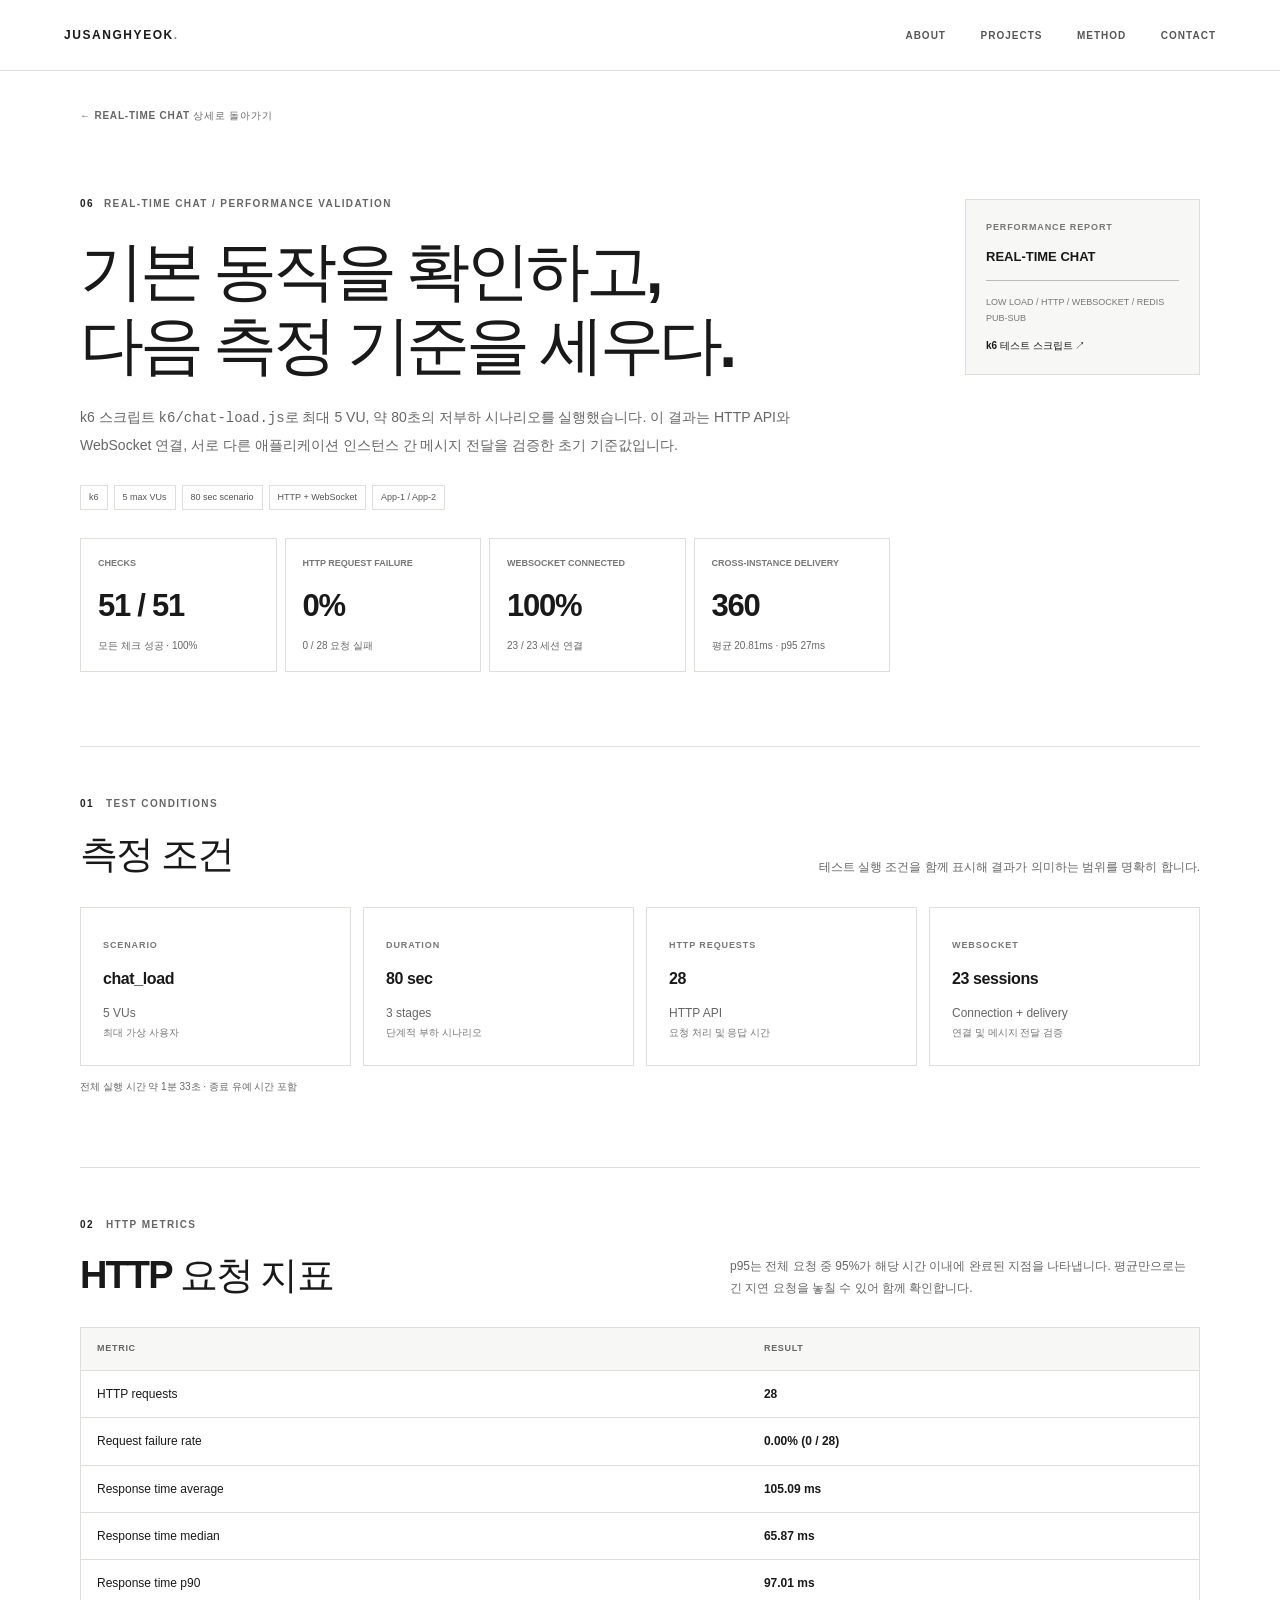
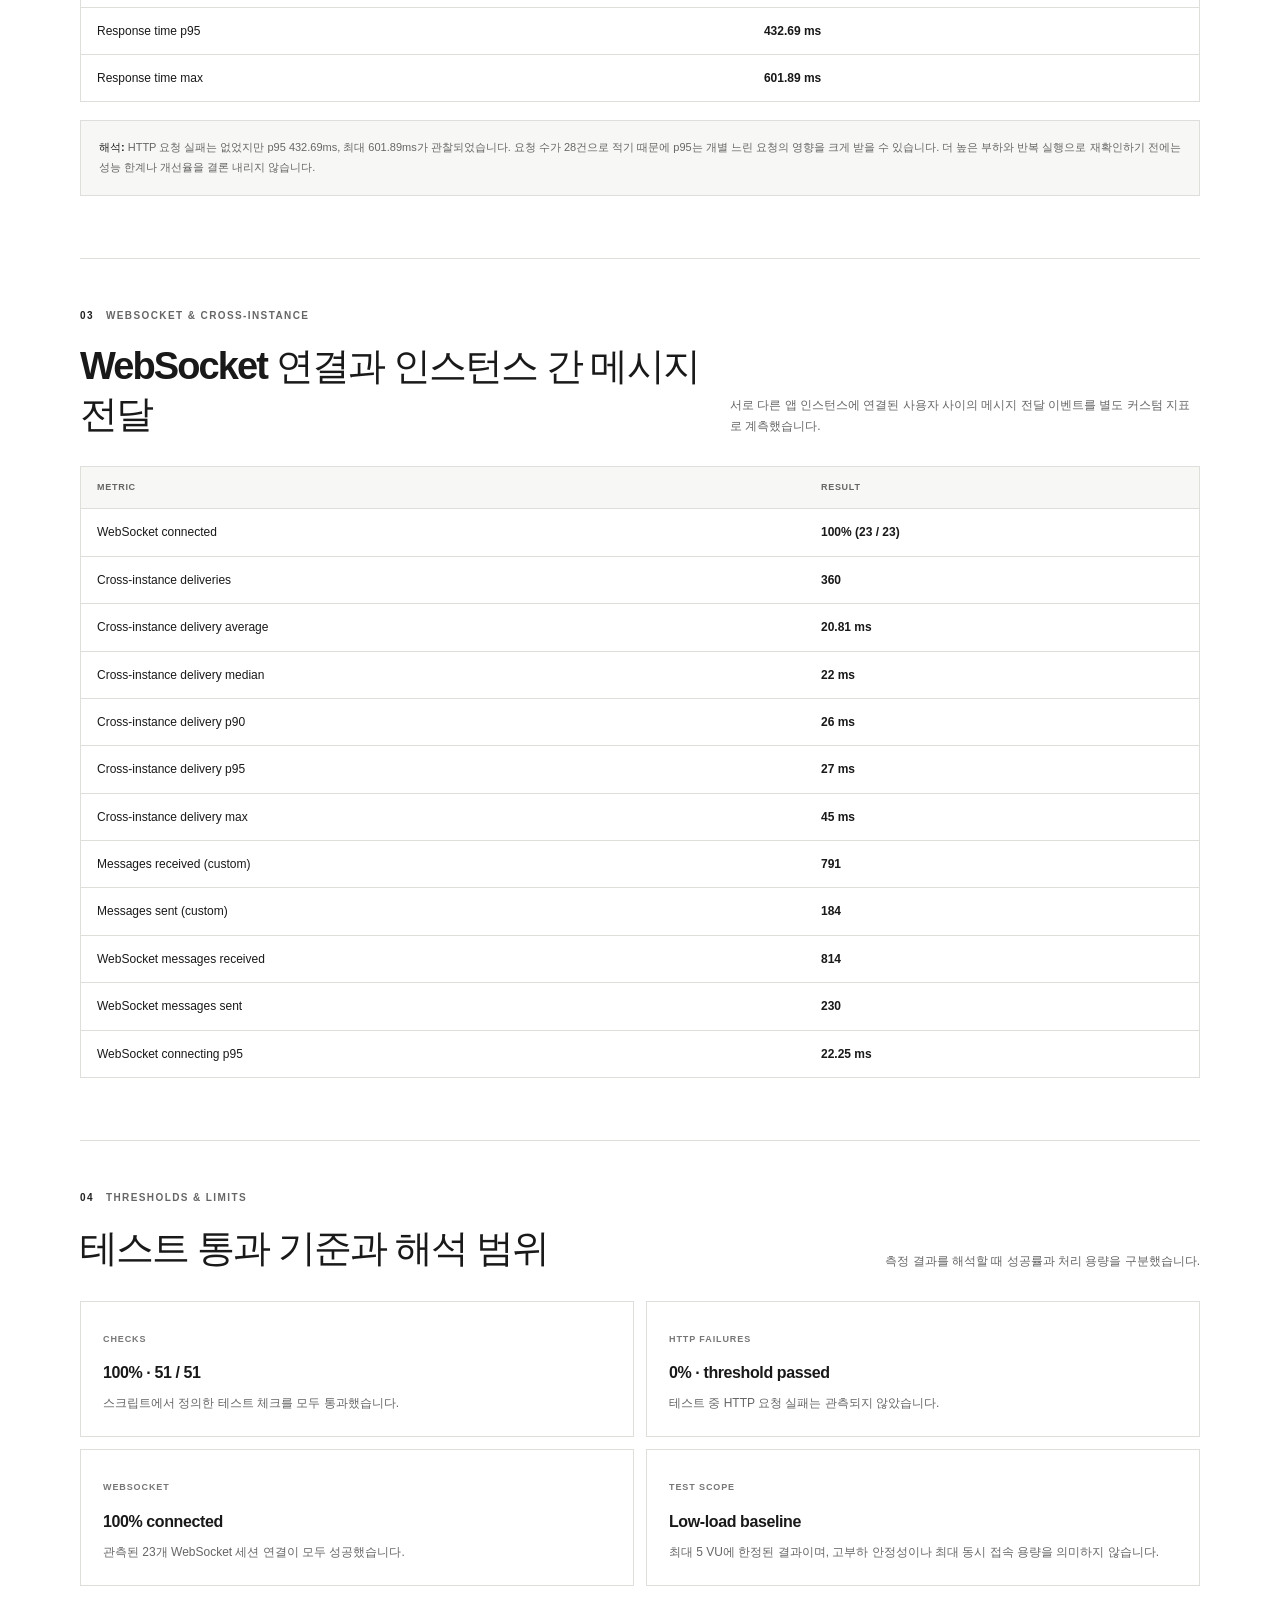
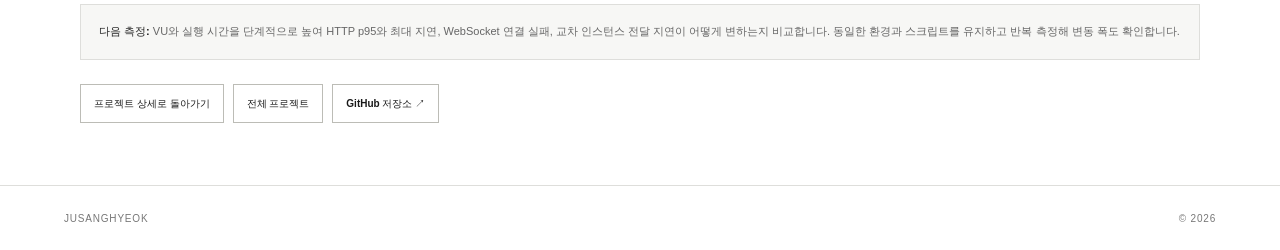
<file: project-realtimechat-performance.html>
<!doctype html>
<html lang="ko">
<head>
<meta charset="utf-8">
<meta name="viewport" content="width=device-width, initial-scale=1">
<meta name="description" content="Real-Time Chat k6 저부하 테스트 결과와 HTTP 및 WebSocket 측정값">
<title>Real-Time Chat 성능 측정 — 주상혁 포트폴리오</title>
  <link rel="stylesheet" href="portfolio.css?v=20261026">
</head>
<body class="project-detail-page performance-page" data-project="realtimechat">
<header class="site-header"><a class="brand" href="index.html#top">JUSANGHYEOK<span>.</span></a><nav aria-label="메인 메뉴"><a href="index.html#about">About</a><a href="index.html#projects">Projects</a><a href="index.html#method">Method</a><a href="index.html#contact">Contact</a></nav></header>
<main class="detail-page-main">
  <div class="detail-page-top"><a class="detail-back-link" href="project-realtimechat.html">← REAL-TIME CHAT 상세로 돌아가기</a></div>
  <section class="detail-hero">
    <div class="detail-hero-copy">
      <div class="detail-eyebrow"><span>06</span>REAL-TIME CHAT / PERFORMANCE VALIDATION</div>
      <h1>기본 동작을 확인하고,<br>다음 측정 기준을 세우다.</h1>
      <p class="performance-intro">k6 스크립트 <code>k6/chat-load.js</code>로 최대 5 VU, 약 80초의 저부하 시나리오를 실행했습니다. 이 결과는 HTTP API와 WebSocket 연결, 서로 다른 애플리케이션 인스턴스 간 메시지 전달을 검증한 초기 기준값입니다.</p>
      <div class="detail-tags"><span>k6</span><span>5 max VUs</span><span>80 sec scenario</span><span>HTTP + WebSocket</span><span>App-1 / App-2</span></div>
      <div class="performance-summary">
        <article><span>CHECKS</span><strong>51 / 51</strong><p>모든 체크 성공 · 100%</p></article>
        <article><span>HTTP REQUEST FAILURE</span><strong>0%</strong><p>0 / 28 요청 실패</p></article>
        <article><span>WEBSOCKET CONNECTED</span><strong>100%</strong><p>23 / 23 세션 연결</p></article>
        <article><span>CROSS-INSTANCE DELIVERY</span><strong>360</strong><p>평균 20.81ms · p95 27ms</p></article>
      </div>
    </div>
    <aside class="detail-side-index"><span>PERFORMANCE REPORT</span><strong>REAL-TIME CHAT</strong><div class="detail-side-line"></div><small>LOW LOAD / HTTP / WEBSOCKET / REDIS PUB-SUB</small><a href="https://github.com/zuzusnasna/RealTimeChat/blob/main/k6/chat-load.js" target="_blank" rel="noreferrer">k6 테스트 스크립트 ↗</a></aside>
  </section>
  <section class="detail-section">
    <div class="detail-section-label"><span>01</span><span>TEST CONDITIONS</span></div>
    <div class="detail-section-heading"><h2>측정 조건</h2><p>테스트 실행 조건을 함께 표시해 결과가 의미하는 범위를 명확히 합니다.</p></div>
    <div class="detail-card-grid test-condition-grid">
      <article class="detail-info-card"><span>SCENARIO</span><h3>chat_load</h3><p class="condition-stat">5 VUs <span>최대 가상 사용자</span></p></article>
      <article class="detail-info-card"><span>DURATION</span><h3>80 sec</h3><p class="condition-stat">3 stages <span>단계적 부하 시나리오</span></p></article>
      <article class="detail-info-card"><span>HTTP REQUESTS</span><h3>28</h3><p class="condition-stat">HTTP API <span>요청 처리 및 응답 시간</span></p></article>
      <article class="detail-info-card"><span>WEBSOCKET</span><h3>23 sessions</h3><p class="condition-stat">Connection + delivery <span>연결 및 메시지 전달 검증</span></p></article>
    </div>
    <p class="condition-footnote">전체 실행 시간 약 1분 33초 · 종료 유예 시간 포함</p>
  </section>
  <section class="detail-section">
    <div class="detail-section-label"><span>02</span><span>HTTP METRICS</span></div>
    <div class="detail-section-heading"><h2>HTTP 요청 지표</h2><p>p95는 전체 요청 중 95%가 해당 시간 이내에 완료된 지점을 나타냅니다. 평균만으로는 긴 지연 요청을 놓칠 수 있어 함께 확인합니다.</p></div>
    <div class="performance-table-wrap"><table class="performance-table"><thead><tr><th>METRIC</th><th>RESULT</th></tr></thead><tbody>
      <tr><td>HTTP requests</td><td>28</td></tr><tr><td>Request failure rate</td><td>0.00% (0 / 28)</td></tr><tr><td>Response time average</td><td>105.09 ms</td></tr><tr><td>Response time median</td><td>65.87 ms</td></tr><tr><td>Response time p90</td><td>97.01 ms</td></tr><tr><td>Response time p95</td><td>432.69 ms</td></tr><tr><td>Response time max</td><td>601.89 ms</td></tr>
    </tbody></table></div>
    <div class="performance-note"><strong>해석:</strong> HTTP 요청 실패는 없었지만 p95 432.69ms, 최대 601.89ms가 관찰되었습니다. 요청 수가 28건으로 적기 때문에 p95는 개별 느린 요청의 영향을 크게 받을 수 있습니다. 더 높은 부하와 반복 실행으로 재확인하기 전에는 성능 한계나 개선율을 결론 내리지 않습니다.</div>
  </section>
  <section class="detail-section">
    <div class="detail-section-label"><span>03</span><span>WEBSOCKET & CROSS-INSTANCE</span></div>
    <div class="detail-section-heading"><h2>WebSocket 연결과 인스턴스 간 메시지 전달</h2><p>서로 다른 앱 인스턴스에 연결된 사용자 사이의 메시지 전달 이벤트를 별도 커스텀 지표로 계측했습니다.</p></div>
    <div class="performance-table-wrap"><table class="performance-table"><thead><tr><th>METRIC</th><th>RESULT</th></tr></thead><tbody>
      <tr><td>WebSocket connected</td><td>100% (23 / 23)</td></tr><tr><td>Cross-instance deliveries</td><td>360</td></tr><tr><td>Cross-instance delivery average</td><td>20.81 ms</td></tr><tr><td>Cross-instance delivery median</td><td>22 ms</td></tr><tr><td>Cross-instance delivery p90</td><td>26 ms</td></tr><tr><td>Cross-instance delivery p95</td><td>27 ms</td></tr><tr><td>Cross-instance delivery max</td><td>45 ms</td></tr><tr><td>Messages received (custom)</td><td>791</td></tr><tr><td>Messages sent (custom)</td><td>184</td></tr><tr><td>WebSocket messages received</td><td>814</td></tr><tr><td>WebSocket messages sent</td><td>230</td></tr><tr><td>WebSocket connecting p95</td><td>22.25 ms</td></tr>
    </tbody></table></div>
  </section>
  <section class="detail-section">
    <div class="detail-section-label"><span>04</span><span>THRESHOLDS & LIMITS</span></div>
    <div class="detail-section-heading"><h2>테스트 통과 기준과 해석 범위</h2><p>측정 결과를 해석할 때 성공률과 처리 용량을 구분했습니다.</p></div>
    <div class="detail-card-grid performance-result-grid">
      <article class="detail-info-card"><span>CHECKS</span><h3>100% · 51 / 51</h3><p>스크립트에서 정의한 테스트 체크를 모두 통과했습니다.</p></article>
      <article class="detail-info-card"><span>HTTP FAILURES</span><h3>0% · threshold passed</h3><p>테스트 중 HTTP 요청 실패는 관측되지 않았습니다.</p></article>
      <article class="detail-info-card"><span>WEBSOCKET</span><h3>100% connected</h3><p>관측된 23개 WebSocket 세션 연결이 모두 성공했습니다.</p></article>
      <article class="detail-info-card"><span>TEST SCOPE</span><h3>Low-load baseline</h3><p>최대 5 VU에 한정된 결과이며, 고부하 안정성이나 최대 동시 접속 용량을 의미하지 않습니다.</p></article>
    </div>
    <div class="performance-note"><strong>다음 측정:</strong> VU와 실행 시간을 단계적으로 높여 HTTP p95와 최대 지연, WebSocket 연결 실패, 교차 인스턴스 전달 지연이 어떻게 변하는지 비교합니다. 동일한 환경과 스크립트를 유지하고 반복 측정해 변동 폭도 확인합니다.</div>
    <div class="performance-footer-actions"><a href="project-realtimechat.html">프로젝트 상세로 돌아가기</a><a href="index.html?project=realtimechat#projects">전체 프로젝트</a><a href="https://github.com/zuzusnasna/RealTimeChat" target="_blank" rel="noreferrer">GitHub 저장소 ↗</a></div>
  </section>
</main>
<footer><span>JUSANGHYEOK</span><span>© 2026</span></footer>
</body></html>
</file>
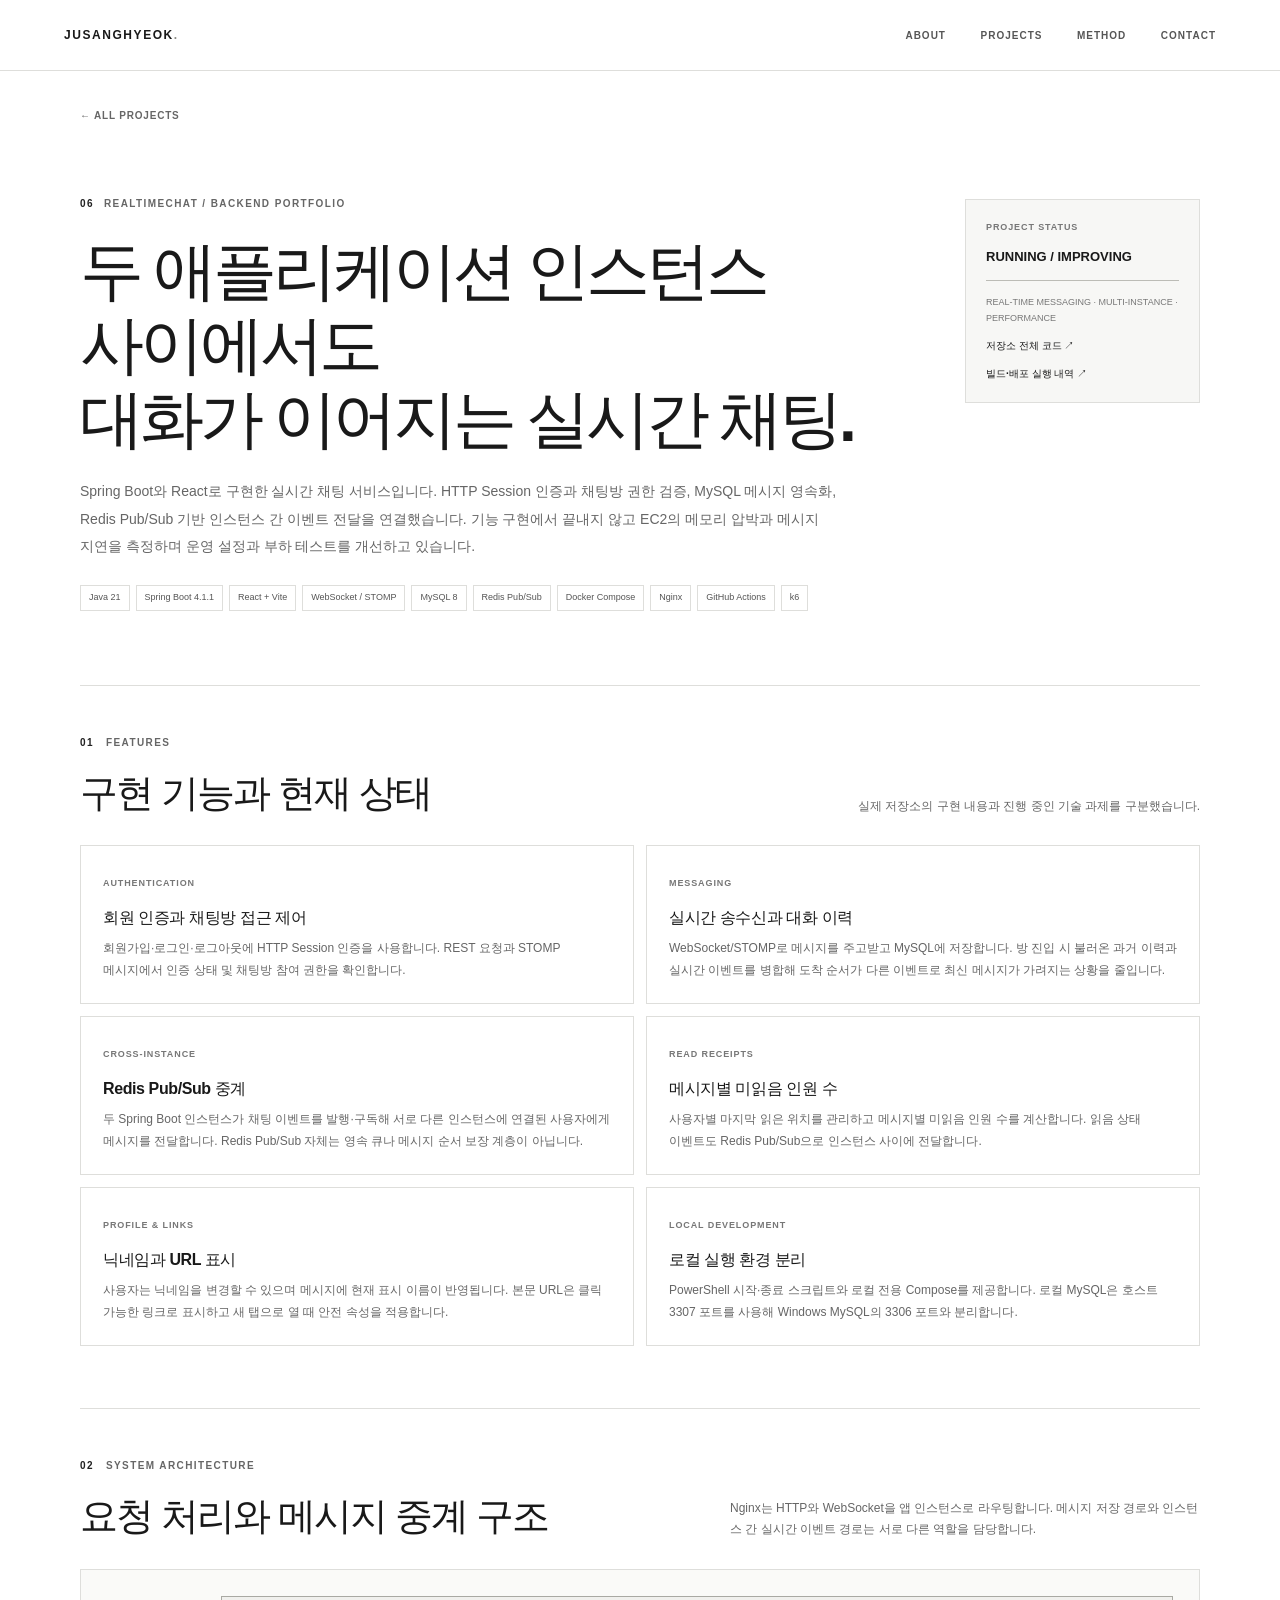
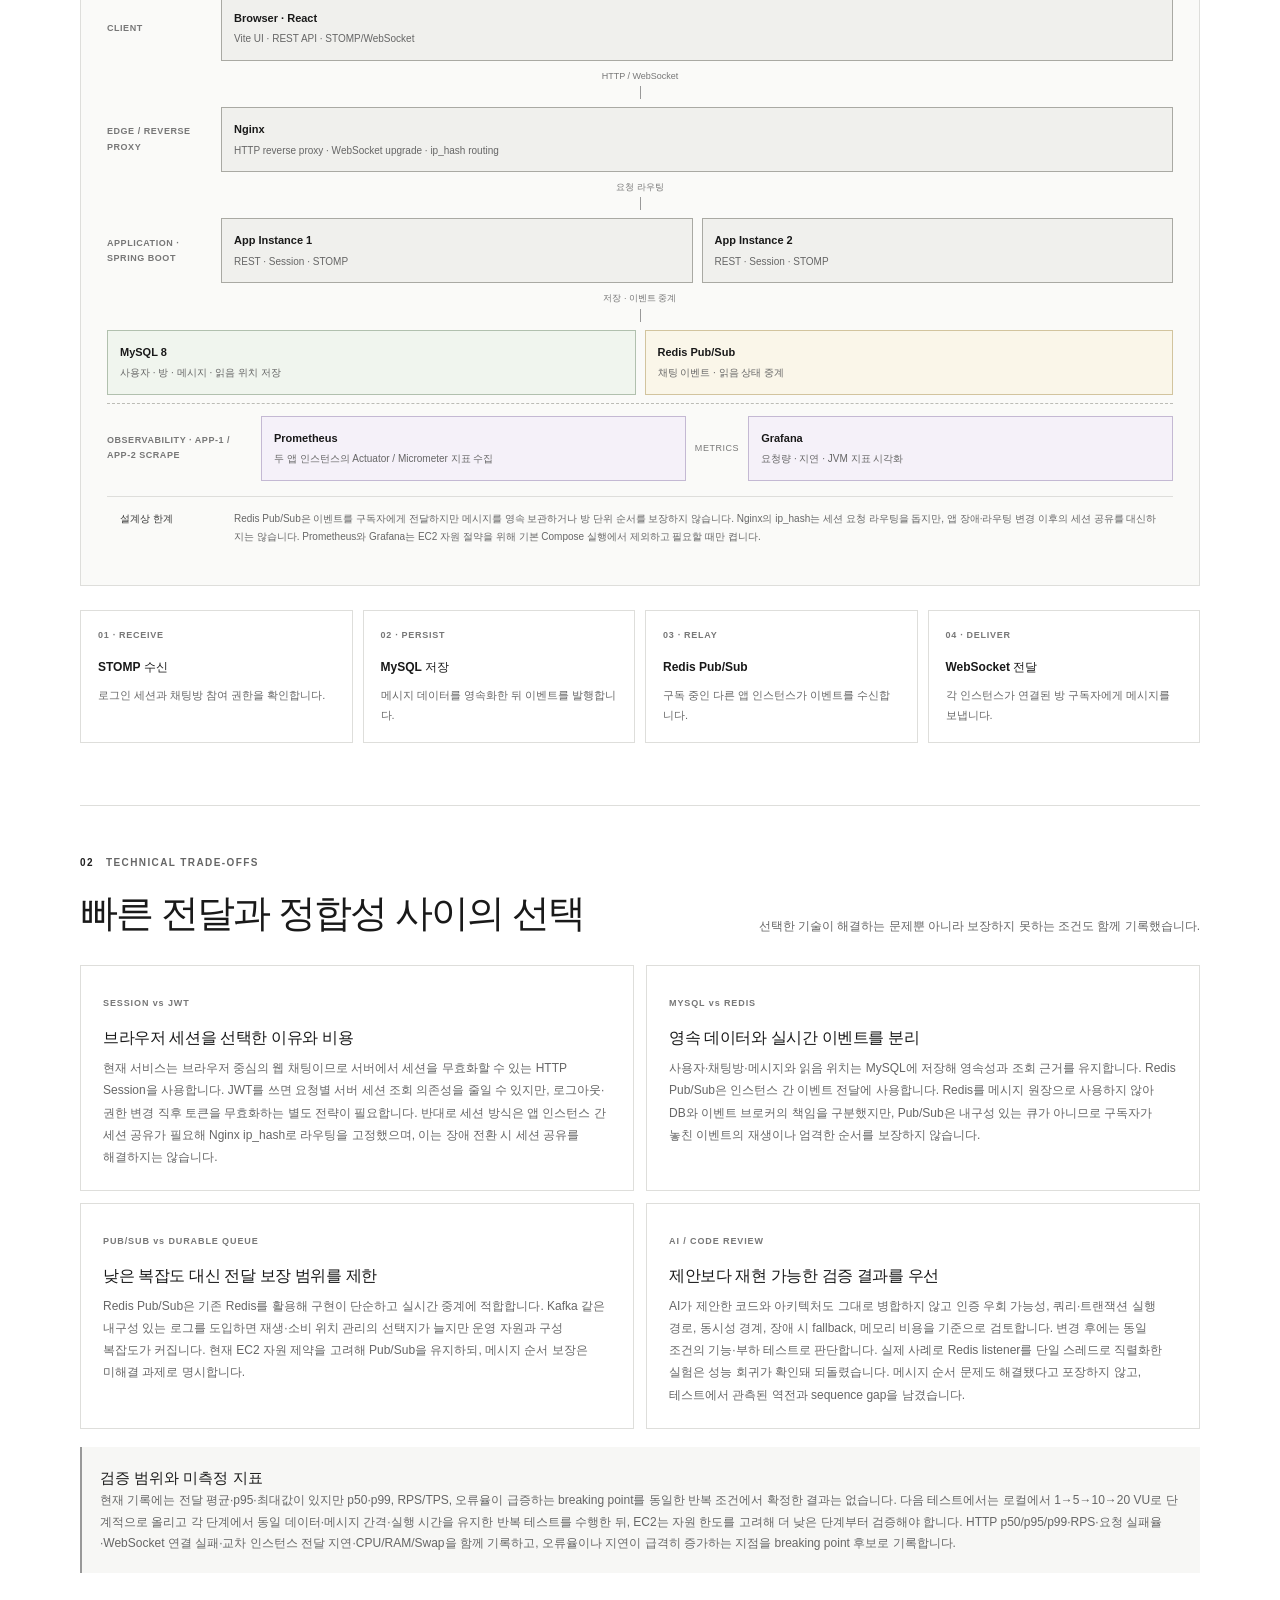
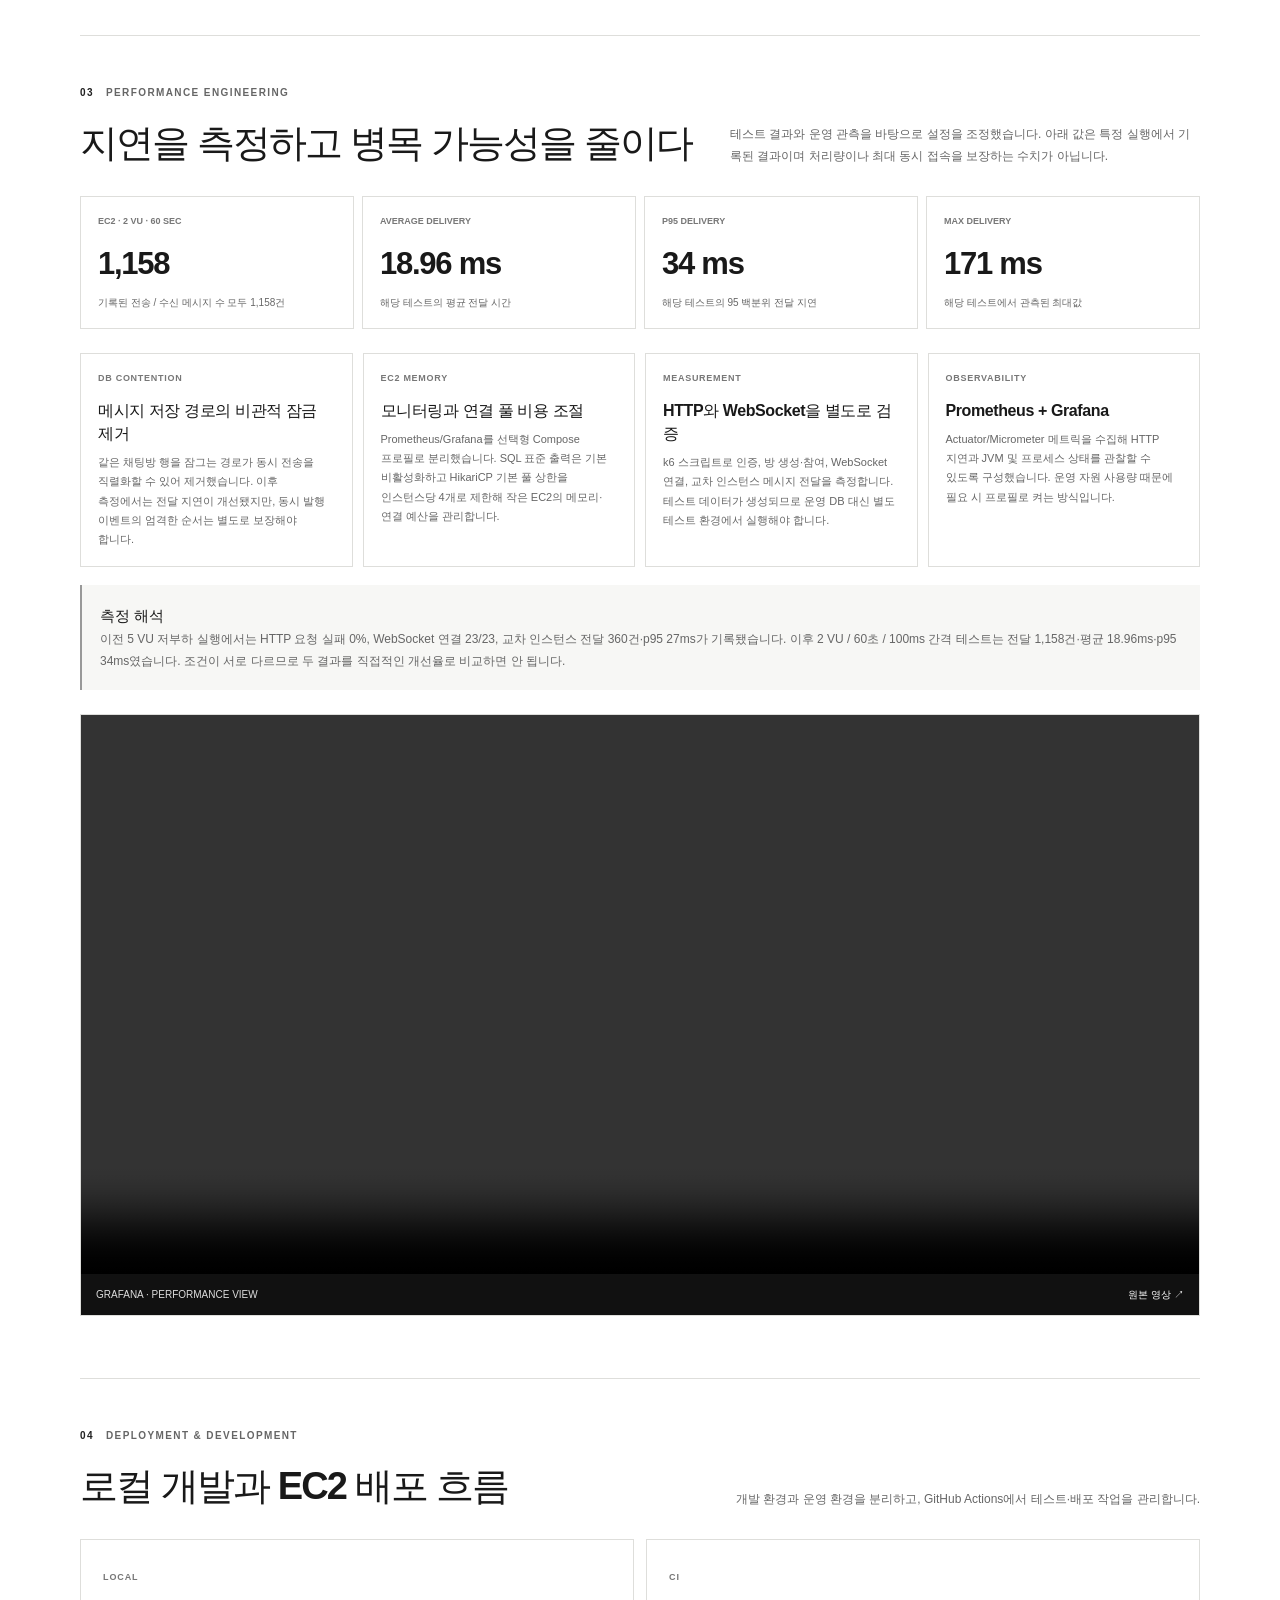
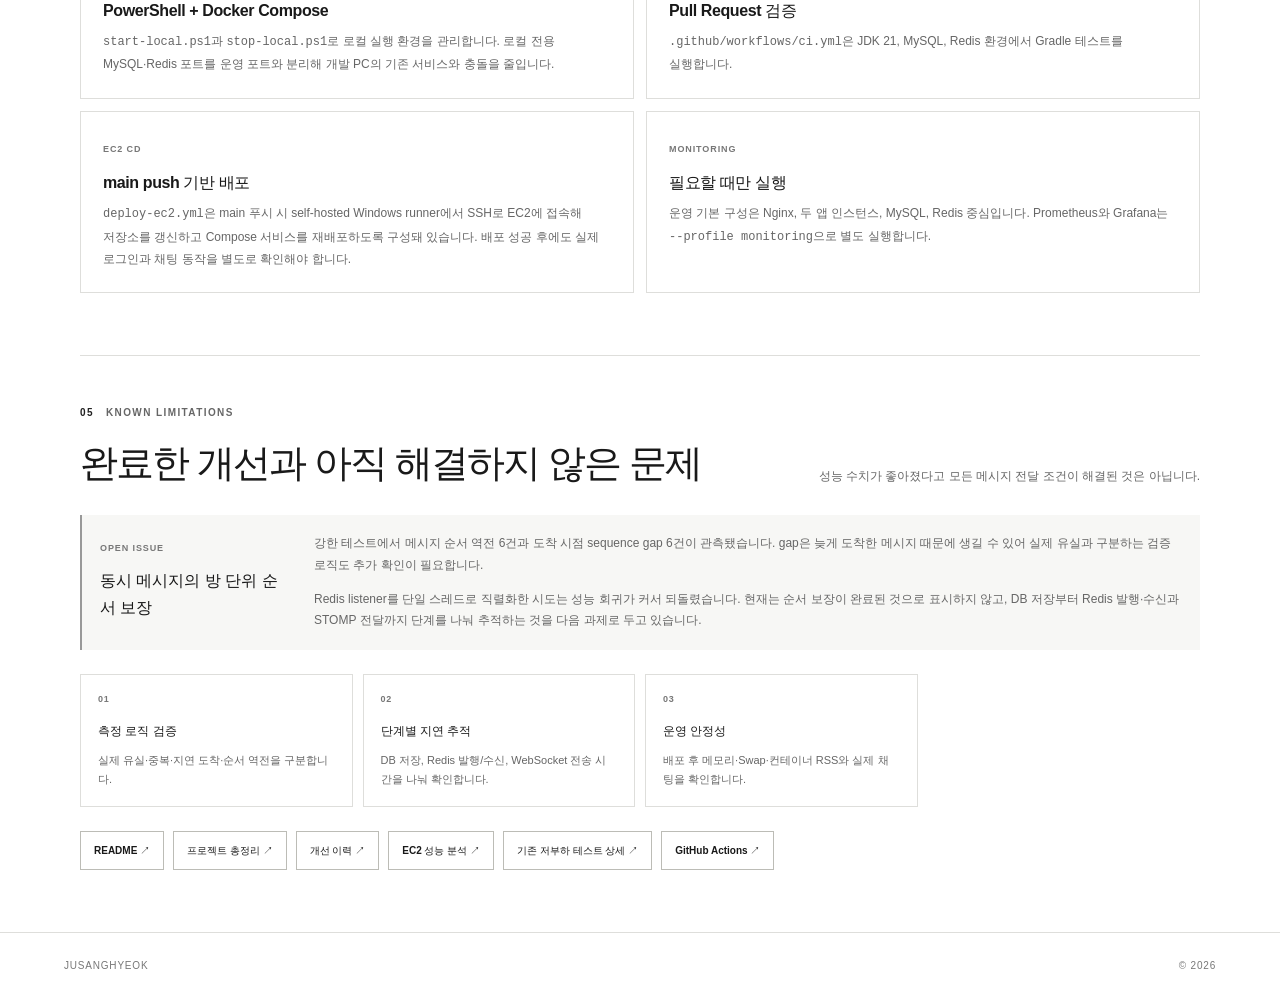
<file: project-realtimechat.html>
<!doctype html>
<html lang="ko">
<head>
<meta charset="utf-8">
<meta name="viewport" content="width=device-width, initial-scale=1">
<meta name="description" content="RealTimeChat의 세션 인증, WebSocket/STOMP, Redis Pub/Sub, 다중 인스턴스 배포와 k6 성능 개선 및 미해결 과제">
<title>RealTimeChat — 주상혁 포트폴리오</title>
  <link rel="stylesheet" href="portfolio.css?v=20261026">
</head>
<body class="project-detail-page realtime-chat-page" data-project="realtimechat">
<header class="site-header"><a class="brand" href="index.html#top">JUSANGHYEOK<span>.</span></a><nav aria-label="메인 메뉴"><a href="index.html#about">About</a><a href="index.html#projects">Projects</a><a href="index.html#method">Method</a><a href="index.html#contact">Contact</a></nav></header>
<main class="detail-page-main">
  <div class="detail-page-top"><a class="detail-back-link" href="index.html?project=realtimechat#projects">← ALL PROJECTS</a></div>
  <section class="detail-hero">
    <div class="detail-hero-copy">
      <div class="detail-eyebrow"><span>06</span>REALTIMECHAT / BACKEND PORTFOLIO</div>
      <h1>두 애플리케이션 인스턴스 사이에서도<br>대화가 이어지는 실시간 채팅.</h1>
      <p class="realtime-lead">Spring Boot와 React로 구현한 실시간 채팅 서비스입니다. HTTP Session 인증과 채팅방 권한 검증, MySQL 메시지 영속화, Redis Pub/Sub 기반 인스턴스 간 이벤트 전달을 연결했습니다. 기능 구현에서 끝내지 않고 EC2의 메모리 압박과 메시지 지연을 측정하며 운영 설정과 부하 테스트를 개선하고 있습니다.</p>
      <div class="detail-tags"><span>Java 21</span><span>Spring Boot 4.1.1</span><span>React + Vite</span><span>WebSocket / STOMP</span><span>MySQL 8</span><span>Redis Pub/Sub</span><span>Docker Compose</span><span>Nginx</span><span>GitHub Actions</span><span>k6</span></div>
    </div>
    <aside class="detail-side-index"><span>PROJECT STATUS</span><strong>RUNNING / IMPROVING</strong><div class="detail-side-line"></div><small>REAL-TIME MESSAGING · MULTI-INSTANCE · PERFORMANCE</small><a href="https://github.com/zuzusnasna/RealTimeChat" target="_blank" rel="noreferrer">저장소 전체 코드 ↗</a><a href="https://github.com/zuzusnasna/RealTimeChat/actions" target="_blank" rel="noreferrer">빌드·배포 실행 내역 ↗</a></aside>
  </section>

  <section class="detail-section">
    <div class="detail-section-label"><span>01</span><span>FEATURES</span></div>
    <div class="detail-section-heading"><h2>구현 기능과 현재 상태</h2><p>실제 저장소의 구현 내용과 진행 중인 기술 과제를 구분했습니다.</p></div>
    <div class="detail-card-grid realtime-feature-grid">
      <article class="detail-info-card"><span>AUTHENTICATION</span><h3>회원 인증과 채팅방 접근 제어</h3><p>회원가입·로그인·로그아웃에 HTTP Session 인증을 사용합니다. REST 요청과 STOMP 메시지에서 인증 상태 및 채팅방 참여 권한을 확인합니다.</p></article>
      <article class="detail-info-card"><span>MESSAGING</span><h3>실시간 송수신과 대화 이력</h3><p>WebSocket/STOMP로 메시지를 주고받고 MySQL에 저장합니다. 방 진입 시 불러온 과거 이력과 실시간 이벤트를 병합해 도착 순서가 다른 이벤트로 최신 메시지가 가려지는 상황을 줄입니다.</p></article>
      <article class="detail-info-card"><span>CROSS-INSTANCE</span><h3>Redis Pub/Sub 중계</h3><p>두 Spring Boot 인스턴스가 채팅 이벤트를 발행·구독해 서로 다른 인스턴스에 연결된 사용자에게 메시지를 전달합니다. Redis Pub/Sub 자체는 영속 큐나 메시지 순서 보장 계층이 아닙니다.</p></article>
      <article class="detail-info-card"><span>READ RECEIPTS</span><h3>메시지별 미읽음 인원 수</h3><p>사용자별 마지막 읽은 위치를 관리하고 메시지별 미읽음 인원 수를 계산합니다. 읽음 상태 이벤트도 Redis Pub/Sub으로 인스턴스 사이에 전달합니다.</p></article>
      <article class="detail-info-card"><span>PROFILE & LINKS</span><h3>닉네임과 URL 표시</h3><p>사용자는 닉네임을 변경할 수 있으며 메시지에 현재 표시 이름이 반영됩니다. 본문 URL은 클릭 가능한 링크로 표시하고 새 탭으로 열 때 안전 속성을 적용합니다.</p></article>
      <article class="detail-info-card"><span>LOCAL DEVELOPMENT</span><h3>로컬 실행 환경 분리</h3><p>PowerShell 시작·종료 스크립트와 로컬 전용 Compose를 제공합니다. 로컬 MySQL은 호스트 3307 포트를 사용해 Windows MySQL의 3306 포트와 분리합니다.</p></article>
    </div>
  </section>

  <section class="detail-section">
    <div class="detail-section-label"><span>02</span><span>SYSTEM ARCHITECTURE</span></div>
    <div class="detail-section-heading"><h2>요청 처리와 메시지 중계 구조</h2><p>Nginx는 HTTP와 WebSocket을 앱 인스턴스로 라우팅합니다. 메시지 저장 경로와 인스턴스 간 실시간 이벤트 경로는 서로 다른 역할을 담당합니다.</p></div>
    <div class="diagram realtime-architecture">
      <div class="arch-map chat-arch">
        <div class="arch-lane"><div class="arch-lane-label">CLIENT</div><div class="arch-node primary"><b>Browser · React</b><small>Vite UI · REST API · STOMP/WebSocket</small></div></div>
        <div class="arch-connector"><span>HTTP / WebSocket</span><i></i></div>
        <div class="arch-lane"><div class="arch-lane-label">EDGE / REVERSE PROXY</div><div class="arch-node primary"><b>Nginx</b><small>HTTP reverse proxy · WebSocket upgrade · ip_hash routing</small></div></div>
        <div class="arch-connector"><span>요청 라우팅</span><i></i></div>
        <div class="arch-lane"><div class="arch-lane-label">APPLICATION · SPRING BOOT</div><div class="arch-node primary"><b>App Instance 1</b><small>REST · Session · STOMP</small></div><div class="arch-node primary"><b>App Instance 2</b><small>REST · Session · STOMP</small></div></div>
        <div class="arch-connector"><span>저장 · 이벤트 중계</span><i></i></div>
        <div class="arch-lane data-lane"><div class="arch-node database"><b>MySQL 8</b><small>사용자 · 방 · 메시지 · 읽음 위치 저장</small></div><div class="arch-node cache"><b>Redis Pub/Sub</b><small>채팅 이벤트 · 읽음 상태 중계</small></div></div>
        <div class="arch-lane realtime-monitoring-lane"><div class="arch-lane-label">OBSERVABILITY · APP-1 / APP-2 SCRAPE</div><div class="arch-node async"><b>Prometheus</b><small>두 앱 인스턴스의 Actuator / Micrometer 지표 수집</small></div><div class="arch-link">METRICS</div><div class="arch-node async"><b>Grafana</b><small>요청량 · 지연 · JVM 지표 시각화</small></div></div>
        <div class="arch-note"><b>설계상 한계</b><span>Redis Pub/Sub은 이벤트를 구독자에게 전달하지만 메시지를 영속 보관하거나 방 단위 순서를 보장하지 않습니다. Nginx의 ip_hash는 세션 요청 라우팅을 돕지만, 앱 장애·라우팅 변경 이후의 세션 공유를 대신하지는 않습니다. Prometheus와 Grafana는 EC2 자원 절약을 위해 기본 Compose 실행에서 제외하고 필요할 때만 켭니다.</span></div>
      </div>
    </div>
    <div class="realtime-flow-grid">
      <article><span>01 · RECEIVE</span><strong>STOMP 수신</strong><p>로그인 세션과 채팅방 참여 권한을 확인합니다.</p></article>
      <article><span>02 · PERSIST</span><strong>MySQL 저장</strong><p>메시지 데이터를 영속화한 뒤 이벤트를 발행합니다.</p></article>
      <article><span>03 · RELAY</span><strong>Redis Pub/Sub</strong><p>구독 중인 다른 앱 인스턴스가 이벤트를 수신합니다.</p></article>
      <article><span>04 · DELIVER</span><strong>WebSocket 전달</strong><p>각 인스턴스가 연결된 방 구독자에게 메시지를 보냅니다.</p></article>
    </div>
  </section>


  <section class="detail-section realtime-tradeoffs-section">
    <div class="detail-section-label"><span>02</span><span>TECHNICAL TRADE-OFFS</span></div>
    <div class="detail-section-heading"><h2>빠른 전달과 정합성 사이의 선택</h2><p>선택한 기술이 해결하는 문제뿐 아니라 보장하지 못하는 조건도 함께 기록했습니다.</p></div>
    <div class="detail-card-grid realtime-feature-grid">
      <article class="detail-info-card"><span>SESSION vs JWT</span><h3>브라우저 세션을 선택한 이유와 비용</h3><p>현재 서비스는 브라우저 중심의 웹 채팅이므로 서버에서 세션을 무효화할 수 있는 HTTP Session을 사용합니다. JWT를 쓰면 요청별 서버 세션 조회 의존성을 줄일 수 있지만, 로그아웃·권한 변경 직후 토큰을 무효화하는 별도 전략이 필요합니다. 반대로 세션 방식은 앱 인스턴스 간 세션 공유가 필요해 Nginx ip_hash로 라우팅을 고정했으며, 이는 장애 전환 시 세션 공유를 해결하지는 않습니다.</p></article>
      <article class="detail-info-card"><span>MYSQL vs REDIS</span><h3>영속 데이터와 실시간 이벤트를 분리</h3><p>사용자·채팅방·메시지와 읽음 위치는 MySQL에 저장해 영속성과 조회 근거를 유지합니다. Redis Pub/Sub은 인스턴스 간 이벤트 전달에 사용합니다. Redis를 메시지 원장으로 사용하지 않아 DB와 이벤트 브로커의 책임을 구분했지만, Pub/Sub은 내구성 있는 큐가 아니므로 구독자가 놓친 이벤트의 재생이나 엄격한 순서를 보장하지 않습니다.</p></article>
      <article class="detail-info-card"><span>PUB/SUB vs DURABLE QUEUE</span><h3>낮은 복잡도 대신 전달 보장 범위를 제한</h3><p>Redis Pub/Sub은 기존 Redis를 활용해 구현이 단순하고 실시간 중계에 적합합니다. Kafka 같은 내구성 있는 로그를 도입하면 재생·소비 위치 관리의 선택지가 늘지만 운영 자원과 구성 복잡도가 커집니다. 현재 EC2 자원 제약을 고려해 Pub/Sub을 유지하되, 메시지 순서 보장은 미해결 과제로 명시합니다.</p></article>
      <article class="detail-info-card"><span>AI / CODE REVIEW</span><h3>제안보다 재현 가능한 검증 결과를 우선</h3><p>AI가 제안한 코드와 아키텍처도 그대로 병합하지 않고 인증 우회 가능성, 쿼리·트랜잭션 실행 경로, 동시성 경계, 장애 시 fallback, 메모리 비용을 기준으로 검토합니다. 변경 후에는 동일 조건의 기능·부하 테스트로 판단합니다. 실제 사례로 Redis listener를 단일 스레드로 직렬화한 실험은 성능 회귀가 확인돼 되돌렸습니다. 메시지 순서 문제도 해결됐다고 포장하지 않고, 테스트에서 관측된 역전과 sequence gap을 남겼습니다.</p></article>
    </div>
    <div class="realtime-callout"><strong>검증 범위와 미측정 지표</strong><p>현재 기록에는 전달 평균·p95·최대값이 있지만 p50·p99, RPS/TPS, 오류율이 급증하는 breaking point를 동일한 반복 조건에서 확정한 결과는 없습니다. 다음 테스트에서는 로컬에서 1→5→10→20 VU로 단계적으로 올리고 각 단계에서 동일 데이터·메시지 간격·실행 시간을 유지한 반복 테스트를 수행한 뒤, EC2는 자원 한도를 고려해 더 낮은 단계부터 검증해야 합니다. HTTP p50/p95/p99·RPS·요청 실패율·WebSocket 연결 실패·교차 인스턴스 전달 지연·CPU/RAM/Swap을 함께 기록하고, 오류율이나 지연이 급격히 증가하는 지점을 breaking point 후보로 기록합니다.</p></div>
  </section>
  <section class="detail-section">
    <div class="detail-section-label"><span>03</span><span>PERFORMANCE ENGINEERING</span></div>
    <div class="detail-section-heading"><h2>지연을 측정하고 병목 가능성을 줄이다</h2><p>테스트 결과와 운영 관측을 바탕으로 설정을 조정했습니다. 아래 값은 특정 실행에서 기록된 결과이며 처리량이나 최대 동시 접속을 보장하는 수치가 아닙니다.</p></div>
    <div class="performance-summary realtime-metrics">
      <article><span>EC2 · 2 VU · 60 SEC</span><strong>1,158</strong><p>기록된 전송 / 수신 메시지 수 모두 1,158건</p></article>
      <article><span>AVERAGE DELIVERY</span><strong>18.96 ms</strong><p>해당 테스트의 평균 전달 시간</p></article>
      <article><span>P95 DELIVERY</span><strong>34 ms</strong><p>해당 테스트의 95 백분위 전달 지연</p></article>
      <article><span>MAX DELIVERY</span><strong>171 ms</strong><p>해당 테스트에서 관측된 최대값</p></article>
    </div>
    <div class="detail-card-grid realtime-improvement-grid">
      <article class="detail-info-card"><span>DB CONTENTION</span><h3>메시지 저장 경로의 비관적 잠금 제거</h3><p>같은 채팅방 행을 잠그는 경로가 동시 전송을 직렬화할 수 있어 제거했습니다. 이후 측정에서는 전달 지연이 개선됐지만, 동시 발행 이벤트의 엄격한 순서는 별도로 보장해야 합니다.</p></article>
      <article class="detail-info-card"><span>EC2 MEMORY</span><h3>모니터링과 연결 풀 비용 조절</h3><p>Prometheus/Grafana를 선택형 Compose 프로필로 분리했습니다. SQL 표준 출력은 기본 비활성화하고 HikariCP 기본 풀 상한을 인스턴스당 4개로 제한해 작은 EC2의 메모리·연결 예산을 관리합니다.</p></article>
      <article class="detail-info-card"><span>MEASUREMENT</span><h3>HTTP와 WebSocket을 별도로 검증</h3><p>k6 스크립트로 인증, 방 생성·참여, WebSocket 연결, 교차 인스턴스 메시지 전달을 측정합니다. 테스트 데이터가 생성되므로 운영 DB 대신 별도 테스트 환경에서 실행해야 합니다.</p></article>
      <article class="detail-info-card"><span>OBSERVABILITY</span><h3>Prometheus + Grafana</h3><p>Actuator/Micrometer 메트릭을 수집해 HTTP 지연과 JVM 및 프로세스 상태를 관찰할 수 있도록 구성했습니다. 운영 자원 사용량 때문에 필요 시 프로필로 켜는 방식입니다.</p></article>
    </div>
    <div class="realtime-callout"><strong>측정 해석</strong><p>이전 5 VU 저부하 실행에서는 HTTP 요청 실패 0%, WebSocket 연결 23/23, 교차 인스턴스 전달 360건·p95 27ms가 기록됐습니다. 이후 2 VU / 60초 / 100ms 간격 테스트는 전달 1,158건·평균 18.96ms·p95 34ms였습니다. 조건이 서로 다르므로 두 결과를 직접적인 개선율로 비교하면 안 됩니다.</p></div>
    <div class="grafana-video-frame">
      <video controls playsinline preload="metadata" aria-label="Grafana 성능 대시보드 시연 영상">
        <source src="https://raw.githubusercontent.com/zuzusnasna/RealTimeChat/main/docs/assets/performance-view.mp4" type="video/mp4">
        브라우저에서 동영상을 재생할 수 없습니다. <a href="https://github.com/zuzusnasna/RealTimeChat/blob/main/docs/assets/performance-view.mp4" target="_blank" rel="noreferrer">GitHub에서 영상 보기</a>
      </video>
      <div class="grafana-video-caption"><span>GRAFANA · PERFORMANCE VIEW</span><a href="https://github.com/zuzusnasna/RealTimeChat/blob/main/docs/assets/performance-view.mp4" target="_blank" rel="noreferrer">원본 영상 ↗</a></div>
    </div>
  </section>

  <section class="detail-section">
    <div class="detail-section-label"><span>04</span><span>DEPLOYMENT & DEVELOPMENT</span></div>
    <div class="detail-section-heading"><h2>로컬 개발과 EC2 배포 흐름</h2><p>개발 환경과 운영 환경을 분리하고, GitHub Actions에서 테스트·배포 작업을 관리합니다.</p></div>
    <div class="detail-card-grid realtime-feature-grid">
      <article class="detail-info-card"><span>LOCAL</span><h3>PowerShell + Docker Compose</h3><p><code>start-local.ps1</code>과 <code>stop-local.ps1</code>로 로컬 실행 환경을 관리합니다. 로컬 전용 MySQL·Redis 포트를 운영 포트와 분리해 개발 PC의 기존 서비스와 충돌을 줄입니다.</p></article>
      <article class="detail-info-card"><span>CI</span><h3>Pull Request 검증</h3><p><code>.github/workflows/ci.yml</code>은 JDK 21, MySQL, Redis 환경에서 Gradle 테스트를 실행합니다.</p></article>
      <article class="detail-info-card"><span>EC2 CD</span><h3>main push 기반 배포</h3><p><code>deploy-ec2.yml</code>은 main 푸시 시 self-hosted Windows runner에서 SSH로 EC2에 접속해 저장소를 갱신하고 Compose 서비스를 재배포하도록 구성돼 있습니다. 배포 성공 후에도 실제 로그인과 채팅 동작을 별도로 확인해야 합니다.</p></article>
      <article class="detail-info-card"><span>MONITORING</span><h3>필요할 때만 실행</h3><p>운영 기본 구성은 Nginx, 두 앱 인스턴스, MySQL, Redis 중심입니다. Prometheus와 Grafana는 <code>--profile monitoring</code>으로 별도 실행합니다.</p></article>
    </div>
  </section>

  <section class="detail-section">
    <div class="detail-section-label"><span>05</span><span>KNOWN LIMITATIONS</span></div>
    <div class="detail-section-heading"><h2>완료한 개선과 아직 해결하지 않은 문제</h2><p>성능 수치가 좋아졌다고 모든 메시지 전달 조건이 해결된 것은 아닙니다.</p></div>
    <div class="realtime-open-issue">
      <div><span>OPEN ISSUE</span><h3>동시 메시지의 방 단위 순서 보장</h3></div>
      <div><p>강한 테스트에서 메시지 순서 역전 6건과 도착 시점 sequence gap 6건이 관측됐습니다. gap은 늦게 도착한 메시지 때문에 생길 수 있어 실제 유실과 구분하는 검증 로직도 추가 확인이 필요합니다.</p><p>Redis listener를 단일 스레드로 직렬화한 시도는 성능 회귀가 커서 되돌렸습니다. 현재는 순서 보장이 완료된 것으로 표시하지 않고, DB 저장부터 Redis 발행·수신과 STOMP 전달까지 단계를 나눠 추적하는 것을 다음 과제로 두고 있습니다.</p></div>
    </div>
    <div class="realtime-next-grid">
      <article><span>01</span><strong>측정 로직 검증</strong><p>실제 유실·중복·지연 도착·순서 역전을 구분합니다.</p></article>
      <article><span>02</span><strong>단계별 지연 추적</strong><p>DB 저장, Redis 발행/수신, WebSocket 전송 시간을 나눠 확인합니다.</p></article>
      <article><span>03</span><strong>운영 안정성</strong><p>배포 후 메모리·Swap·컨테이너 RSS와 실제 채팅을 확인합니다.</p></article>
    </div>
    <div class="performance-footer-actions realtime-footer-actions"><a href="https://github.com/zuzusnasna/RealTimeChat/blob/main/README.md" target="_blank" rel="noreferrer">README ↗</a><a href="https://github.com/zuzusnasna/RealTimeChat/blob/main/docs/PROJECT-REPORT.md" target="_blank" rel="noreferrer">프로젝트 총정리 ↗</a><a href="https://github.com/zuzusnasna/RealTimeChat/blob/main/docs/PROJECT-IMPROVEMENTS.md" target="_blank" rel="noreferrer">개선 이력 ↗</a><a href="https://github.com/zuzusnasna/RealTimeChat/blob/main/docs/EC2-PERFORMANCE-ANALYSIS.md" target="_blank" rel="noreferrer">EC2 성능 분석 ↗</a><a href="project-realtimechat-performance.html">기존 저부하 테스트 상세 ↗</a><a href="https://github.com/zuzusnasna/RealTimeChat/actions" target="_blank" rel="noreferrer">GitHub Actions ↗</a></div>
  </section>
</main>
<footer><span>JUSANGHYEOK</span><span>© 2026</span></footer>
</body></html>
</file>
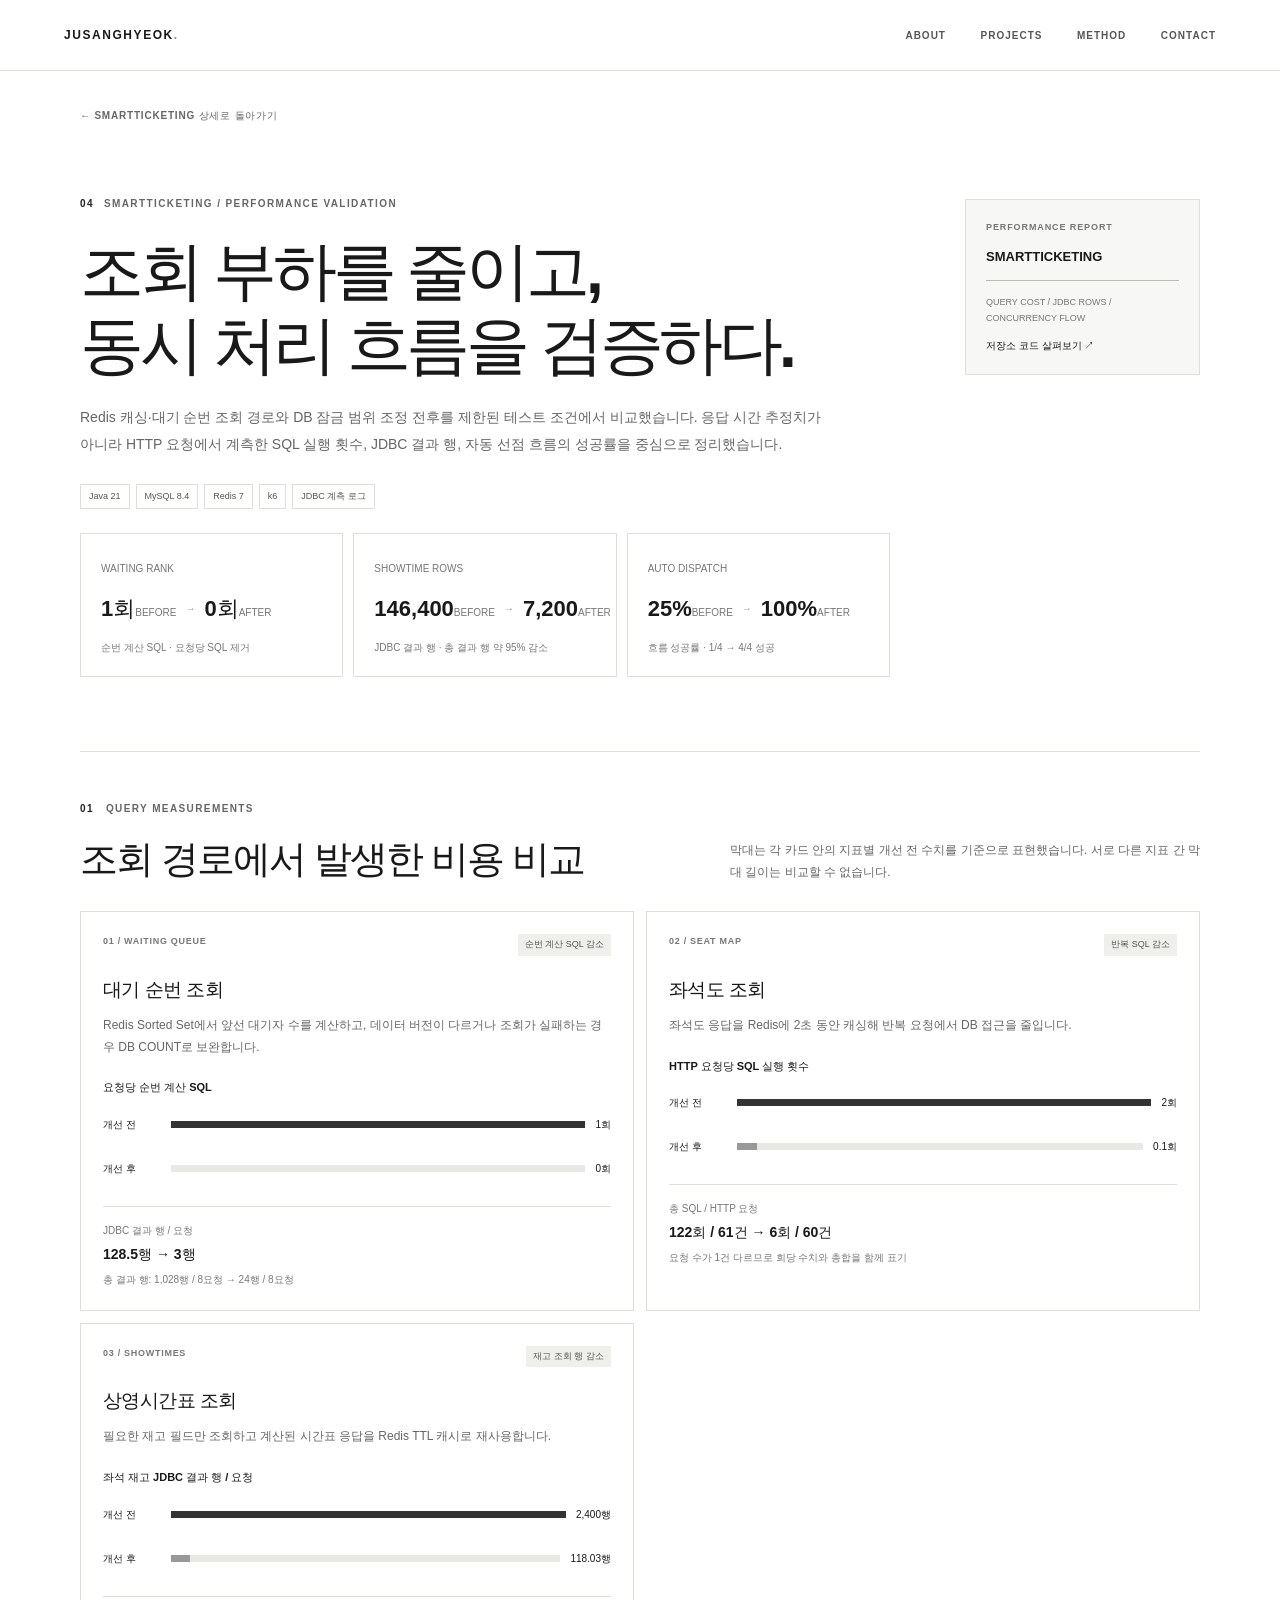
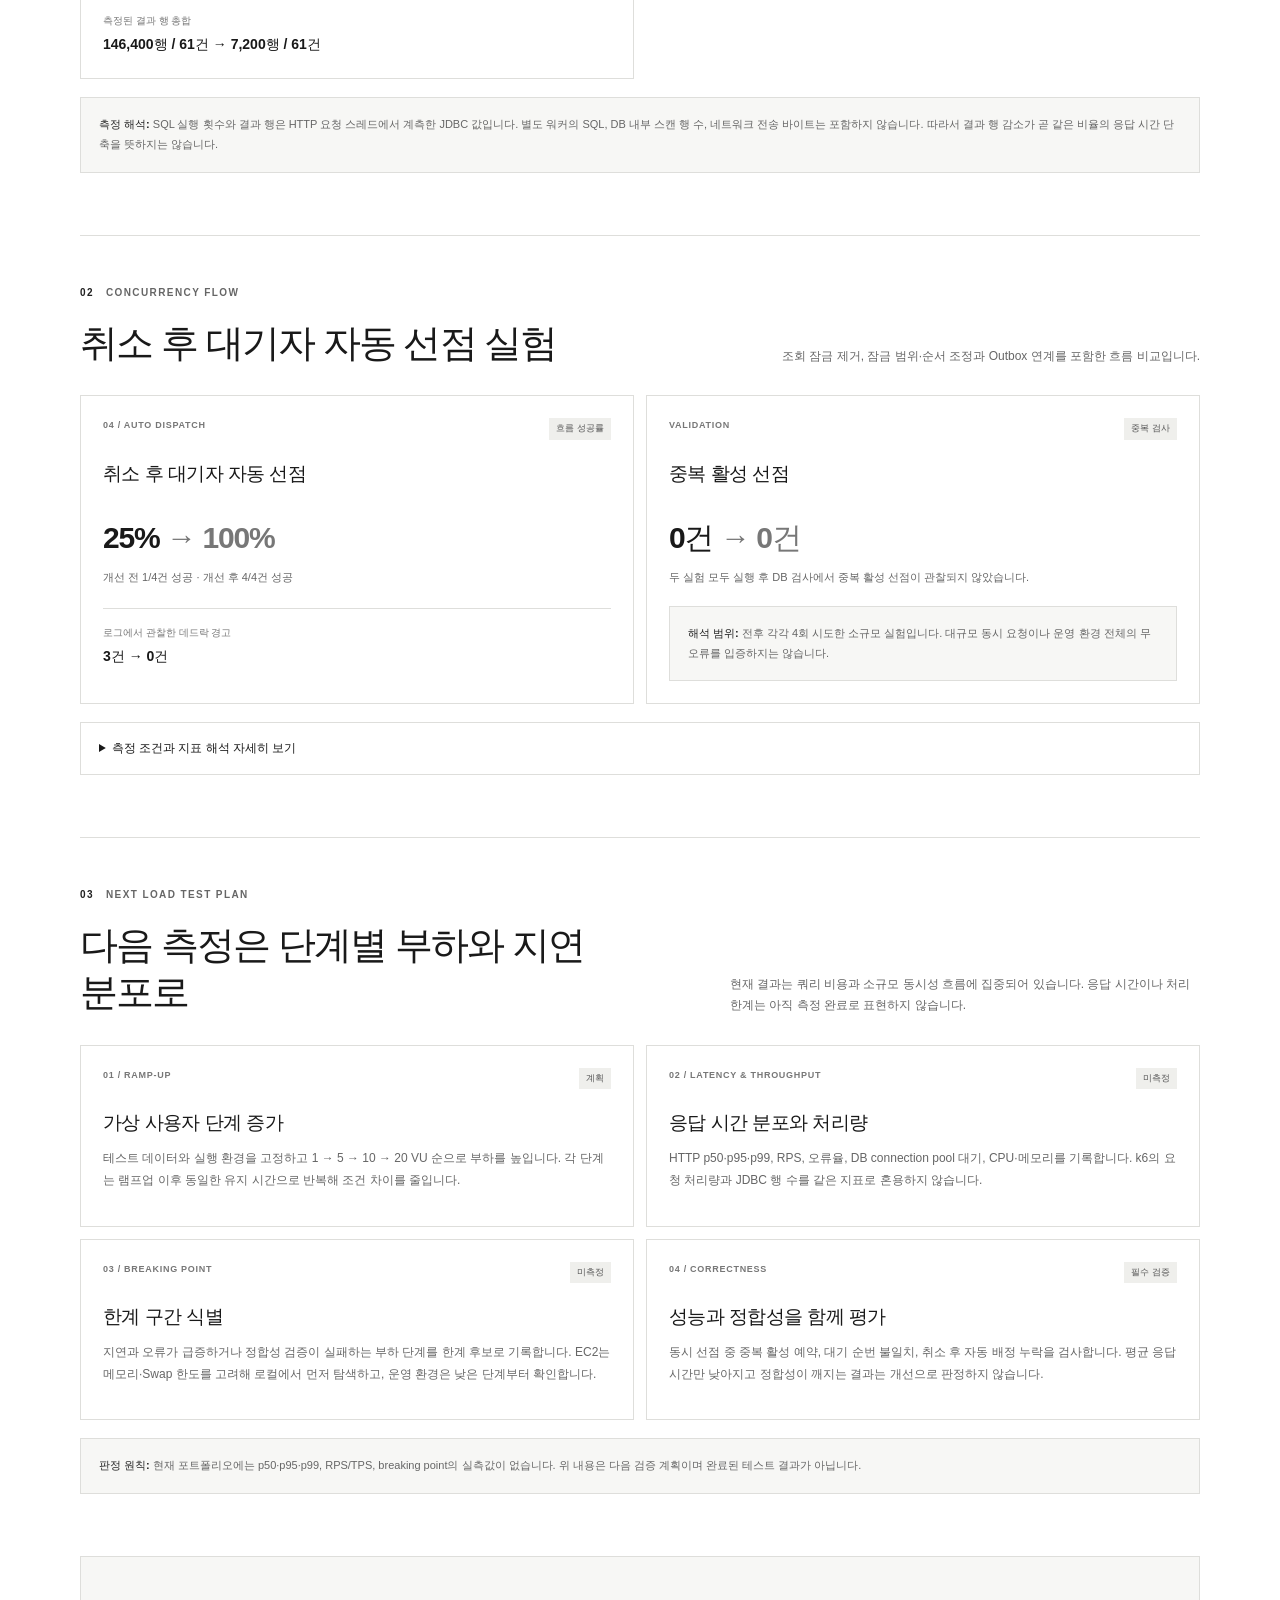
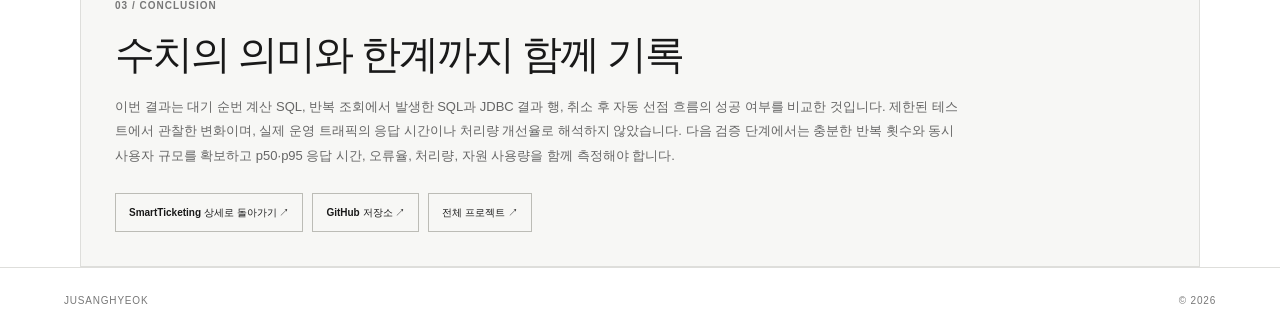
<file: project-smartticketing-performance.html>
<!doctype html>
<html lang="ko">
<head>
<meta charset="utf-8">
<meta name="viewport" content="width=device-width, initial-scale=1">
<meta name="description" content="SmartTicketing Redis 조회 최적화와 취소 후 대기자 자동 선점 흐름의 제한된 테스트 결과">
<title>SmartTicketing 성능 측정 결과 — 주상혁 포트폴리오</title>
  <link rel="stylesheet" href="portfolio.css?v=20261026">
</head>
<body class="project-detail-page performance-page" data-project="smart">
<header class="site-header">
  <a class="brand" href="index.html#top">JUSANGHYEOK<span>.</span></a>
  <nav aria-label="메인 메뉴">
    <a href="index.html#about">About</a><a href="index.html#projects">Projects</a><a href="index.html#method">Method</a><a href="index.html#contact">Contact</a>
  </nav>
</header>
<main class="detail-page-main">
  <div class="detail-page-top"><a class="detail-back-link" href="project-smartticketing.html">← SMARTTICKETING 상세로 돌아가기</a></div>
  <section class="detail-hero">
    <div class="detail-hero-copy">
      <div class="detail-eyebrow"><span>04</span>SMARTTICKETING / PERFORMANCE VALIDATION</div>
      <h1>조회 부하를 줄이고,<br>동시 처리 흐름을 검증하다.</h1>
      <p class="performance-intro">Redis 캐싱·대기 순번 조회 경로와 DB 잠금 범위 조정 전후를 제한된 테스트 조건에서 비교했습니다. 응답 시간 추정치가 아니라 HTTP 요청에서 계측한 SQL 실행 횟수, JDBC 결과 행, 자동 선점 흐름의 성공률을 중심으로 정리했습니다.</p>
      <div class="detail-tags"><span>Java 21</span><span>MySQL 8.4</span><span>Redis 7</span><span>k6</span><span>JDBC 계측 로그</span></div>
      <div class="performance-visual">
        <article class="performance-visual-card"><small>WAITING RANK</small><div class="performance-visual-values"><div class="before"><b>1회</b><span>BEFORE</span></div><span class="arrow">→</span><div class="after"><b>0회</b><span>AFTER</span></div></div><em>순번 계산 SQL · 요청당 SQL 제거</em></article>
        <article class="performance-visual-card"><small>SHOWTIME ROWS</small><div class="performance-visual-values"><div class="before"><b>146,400</b><span>BEFORE</span></div><span class="arrow">→</span><div class="after"><b>7,200</b><span>AFTER</span></div></div><em>JDBC 결과 행 · 총 결과 행 약 95% 감소</em></article>
        <article class="performance-visual-card"><small>AUTO DISPATCH</small><div class="performance-visual-values"><div class="before"><b>25%</b><span>BEFORE</span></div><span class="arrow">→</span><div class="after"><b>100%</b><span>AFTER</span></div></div><em>흐름 성공률 · 1/4 → 4/4 성공</em></article>
      </div>
    </div>
    <aside class="detail-side-index"><span>PERFORMANCE REPORT</span><strong>SMARTTICKETING</strong><div class="detail-side-line"></div><small>QUERY COST / JDBC ROWS / CONCURRENCY FLOW</small><a href="https://github.com/zuzusnasna/SmartTicketing" target="_blank" rel="noreferrer">저장소 코드 살펴보기 ↗</a></aside>
  </section>
  <section class="detail-section">
    <div class="detail-section-label"><span>01</span><span>QUERY MEASUREMENTS</span></div>
    <div class="detail-section-heading"><h2>조회 경로에서 발생한 비용 비교</h2><p>막대는 각 카드 안의 지표별 개선 전 수치를 기준으로 표현했습니다. 서로 다른 지표 간 막대 길이는 비교할 수 없습니다.</p></div>
    <div class="performance-grid">
      <article class="performance-card"><div class="performance-card-top"><span class="performance-index">01 / WAITING QUEUE</span><span class="performance-tag">순번 계산 SQL 감소</span></div><h3>대기 순번 조회</h3><p>Redis Sorted Set에서 앞선 대기자 수를 계산하고, 데이터 버전이 다르거나 조회가 실패하는 경우 DB COUNT로 보완합니다.</p><div class="metric-title">요청당 순번 계산 SQL</div><div class="metric-rows"><div class="metric-row"><span class="metric-name">개선 전</span><div class="metric-track"><div class="metric-bar" style="width:100%"></div></div><span class="metric-value">1회</span></div><div class="metric-row"><span class="metric-name">개선 후</span><div class="metric-track"><div class="metric-bar after" style="width:0%"></div></div><span class="metric-value">0회</span></div></div><div class="performance-result"><span>JDBC 결과 행 / 요청</span><strong>128.5행 → 3행</strong><span>총 결과 행: 1,028행 / 8요청 → 24행 / 8요청</span></div></article>
      <article class="performance-card"><div class="performance-card-top"><span class="performance-index">02 / SEAT MAP</span><span class="performance-tag">반복 SQL 감소</span></div><h3>좌석도 조회</h3><p>좌석도 응답을 Redis에 2초 동안 캐싱해 반복 요청에서 DB 접근을 줄입니다.</p><div class="metric-title">HTTP 요청당 SQL 실행 횟수</div><div class="metric-rows"><div class="metric-row"><span class="metric-name">개선 전</span><div class="metric-track"><div class="metric-bar" style="width:100%"></div></div><span class="metric-value">2회</span></div><div class="metric-row"><span class="metric-name">개선 후</span><div class="metric-track"><div class="metric-bar after" style="width:5%"></div></div><span class="metric-value">0.1회</span></div></div><div class="performance-result"><span>총 SQL / HTTP 요청</span><strong>122회 / 61건 → 6회 / 60건</strong><span>요청 수가 1건 다르므로 회당 수치와 총합을 함께 표기</span></div></article>
      <article class="performance-card"><div class="performance-card-top"><span class="performance-index">03 / SHOWTIMES</span><span class="performance-tag">재고 조회 행 감소</span></div><h3>상영시간표 조회</h3><p>필요한 재고 필드만 조회하고 계산된 시간표 응답을 Redis TTL 캐시로 재사용합니다.</p><div class="metric-title">좌석 재고 JDBC 결과 행 / 요청</div><div class="metric-rows"><div class="metric-row"><span class="metric-name">개선 전</span><div class="metric-track"><div class="metric-bar" style="width:100%"></div></div><span class="metric-value">2,400행</span></div><div class="metric-row"><span class="metric-name">개선 후</span><div class="metric-track"><div class="metric-bar after" style="width:4.92%"></div></div><span class="metric-value">118.03행</span></div></div><div class="performance-result"><span>측정된 결과 행 총합</span><strong>146,400행 / 61건 → 7,200행 / 61건</strong></div></article>
    </div>
    <div class="performance-note"><strong>측정 해석:</strong> SQL 실행 횟수와 결과 행은 HTTP 요청 스레드에서 계측한 JDBC 값입니다. 별도 워커의 SQL, DB 내부 스캔 행 수, 네트워크 전송 바이트는 포함하지 않습니다. 따라서 결과 행 감소가 곧 같은 비율의 응답 시간 단축을 뜻하지는 않습니다.</div>
  </section>
  <section class="detail-section detail-flow-section">
    <div class="detail-section-label"><span>02</span><span>CONCURRENCY FLOW</span></div>
    <div class="detail-section-heading"><h2>취소 후 대기자 자동 선점 실험</h2><p>조회 잠금 제거, 잠금 범위·순서 조정과 Outbox 연계를 포함한 흐름 비교입니다.</p></div>
    <div class="dispatch-grid">
      <article class="performance-card"><div class="performance-card-top"><span class="performance-index">04 / AUTO DISPATCH</span><span class="performance-tag">흐름 성공률</span></div><h3>취소 후 대기자 자동 선점</h3><div class="dispatch-metric">25% <span>→ 100%</span></div><p class="dispatch-sub">개선 전 1/4건 성공 · 개선 후 4/4건 성공</p><div class="performance-result"><span>로그에서 관찰한 데드락 경고</span><strong>3건 → 0건</strong></div></article>
      <article class="performance-card"><div class="performance-card-top"><span class="performance-index">VALIDATION</span><span class="performance-tag">중복 검사</span></div><h3>중복 활성 선점</h3><div class="dispatch-metric">0건 <span>→ 0건</span></div><p class="dispatch-sub">두 실험 모두 실행 후 DB 검사에서 중복 활성 선점이 관찰되지 않았습니다.</p><div class="performance-note"><strong>해석 범위:</strong> 전후 각각 4회 시도한 소규모 실험입니다. 대규모 동시 요청이나 운영 환경 전체의 무오류를 입증하지는 않습니다.</div></article>
    </div>
    <details class="performance-details"><summary>측정 조건과 지표 해석 자세히 보기</summary><div class="performance-detail-body"><h3>공통 환경</h3><p>Java 21 · MySQL 8.4 · Redis 7 · k6 컨테이너. 모든 회차는 120석 기준이며, 제공된 기록상 전후 동일 데이터·부하·자원 조건으로 비교했습니다.</p><p>SQL 실행 횟수와 결과 행은 HTTP 요청 스레드의 JDBC 계측값입니다. 별도 워커의 SQL, DB 내부 스캔 행 수, 네트워크 전송 바이트는 포함하지 않습니다.</p><h3>대기 순번 조회</h3><p>순번 계산 SQL: 개선 전 8회 / 8요청, 개선 후 0회 / 8요청. JDBC 결과 행: 개선 전 1,028행 / 8요청, 개선 후 24행 / 8요청. 여기서 순번 계산 SQL은 waiting_queues의 COALESCE 순번 비교 쿼리를 뜻하며, 다른 DB 접근이 모두 사라졌다는 뜻은 아닙니다.</p><h3>좌석도 조회</h3><p>개선 전 122회 / 61요청, 개선 후 6회 / 60요청입니다. 캐시 적중·미스를 포함한 JDBC 실행 횟수이며 이 수치만으로 정확한 캐시 적중률을 역산하지 않습니다.</p><h3>상영시간표 조회</h3><p>좌석 재고 결과 행은 개선 전 146,400행 / 61요청, 개선 후 7,200행 / 61요청입니다. 행 수 감소는 반복 재고 조회를 생략한 효과를 보여주며, 필드 축소에 따른 바이트·메모리 절감은 별도 측정하지 않았습니다.</p><h3>자동 선점 흐름</h3><p>순번 확인 → 취소 → HOLDING → 대상 좌석 확인까지 모두 성공해야 성공 1건으로 계산했습니다. 개선 전 1/4건, 개선 후 4/4건입니다. 데드락 수는 로그의 Hibernate WARN 줄 수이며 잠금 순환 개수 자체는 아닙니다. 잠금 그래프가 없어 정확한 행·인덱스 간 잠금 순환은 확인되지 않았습니다.</p><h3>주의 사항</h3><p>Redis 캐시뿐 아니라 DB 조회·잠금·Outbox 변경을 포함한 종합 비교입니다. 결과는 제한된 스모크 테스트에서 관찰한 값이며, 운영 성능이나 장애 복구·exactly-once 보장을 의미하지 않습니다.</p></div></details>
  </section>
  <section class="detail-section">
    <div class="detail-section-label"><span>03</span><span>NEXT LOAD TEST PLAN</span></div>
    <div class="detail-section-heading"><h2>다음 측정은 단계별 부하와 지연 분포로</h2><p>현재 결과는 쿼리 비용과 소규모 동시성 흐름에 집중되어 있습니다. 응답 시간이나 처리 한계는 아직 측정 완료로 표현하지 않습니다.</p></div>
    <div class="performance-grid">
      <article class="performance-card"><div class="performance-card-top"><span class="performance-index">01 / RAMP-UP</span><span class="performance-tag">계획</span></div><h3>가상 사용자 단계 증가</h3><p>테스트 데이터와 실행 환경을 고정하고 1 → 5 → 10 → 20 VU 순으로 부하를 높입니다. 각 단계는 램프업 이후 동일한 유지 시간으로 반복해 조건 차이를 줄입니다.</p></article>
      <article class="performance-card"><div class="performance-card-top"><span class="performance-index">02 / LATENCY & THROUGHPUT</span><span class="performance-tag">미측정</span></div><h3>응답 시간 분포와 처리량</h3><p>HTTP p50·p95·p99, RPS, 오류율, DB connection pool 대기, CPU·메모리를 기록합니다. k6의 요청 처리량과 JDBC 행 수를 같은 지표로 혼용하지 않습니다.</p></article>
      <article class="performance-card"><div class="performance-card-top"><span class="performance-index">03 / BREAKING POINT</span><span class="performance-tag">미측정</span></div><h3>한계 구간 식별</h3><p>지연과 오류가 급증하거나 정합성 검증이 실패하는 부하 단계를 한계 후보로 기록합니다. EC2는 메모리·Swap 한도를 고려해 로컬에서 먼저 탐색하고, 운영 환경은 낮은 단계부터 확인합니다.</p></article>
      <article class="performance-card"><div class="performance-card-top"><span class="performance-index">04 / CORRECTNESS</span><span class="performance-tag">필수 검증</span></div><h3>성능과 정합성을 함께 평가</h3><p>동시 선점 중 중복 활성 예약, 대기 순번 불일치, 취소 후 자동 배정 누락을 검사합니다. 평균 응답 시간만 낮아지고 정합성이 깨지는 결과는 개선으로 판정하지 않습니다.</p></article>
    </div>
    <div class="performance-note"><strong>판정 원칙:</strong> 현재 포트폴리오에는 p50·p95·p99, RPS/TPS, breaking point의 실측값이 없습니다. 위 내용은 다음 검증 계획이며 완료된 테스트 결과가 아닙니다.</div>
  </section>
  <section class="detail-outcome"><div><span>03 / CONCLUSION</span><h2>수치의 의미와 한계까지 함께 기록</h2></div><p>이번 결과는 대기 순번 계산 SQL, 반복 조회에서 발생한 SQL과 JDBC 결과 행, 취소 후 자동 선점 흐름의 성공 여부를 비교한 것입니다. 제한된 테스트에서 관찰한 변화이며, 실제 운영 트래픽의 응답 시간이나 처리량 개선율로 해석하지 않았습니다. 다음 검증 단계에서는 충분한 반복 횟수와 동시 사용자 규모를 확보하고 p50·p95 응답 시간, 오류율, 처리량, 자원 사용량을 함께 측정해야 합니다.</p><div class="performance-footer-actions"><a href="project-smartticketing.html">SmartTicketing 상세로 돌아가기 ↗</a><a href="https://github.com/zuzusnasna/SmartTicketing" target="_blank" rel="noreferrer">GitHub 저장소 ↗</a><a href="index.html#projects">전체 프로젝트 ↗</a></div></section>
</main>
<footer><span>JUSANGHYEOK</span><span>© 2026</span></footer>
</body>
</html>
</file>
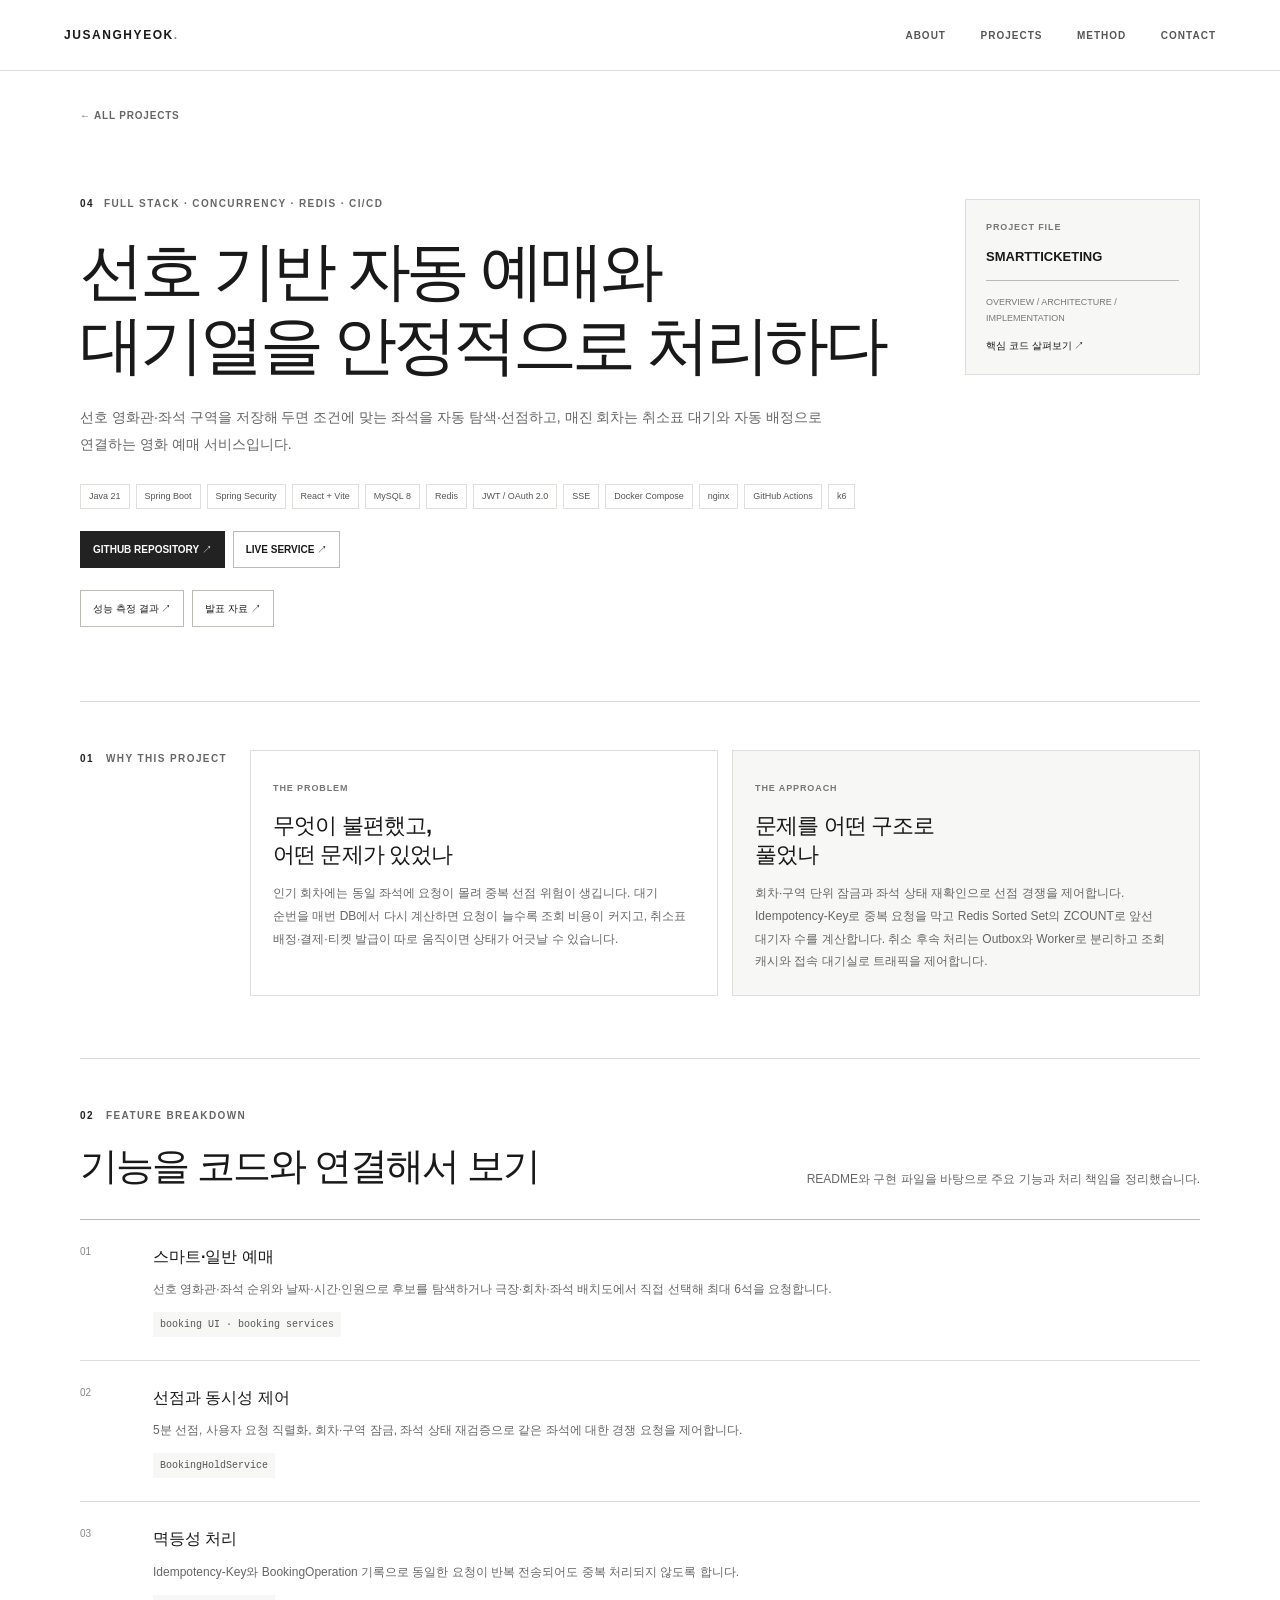
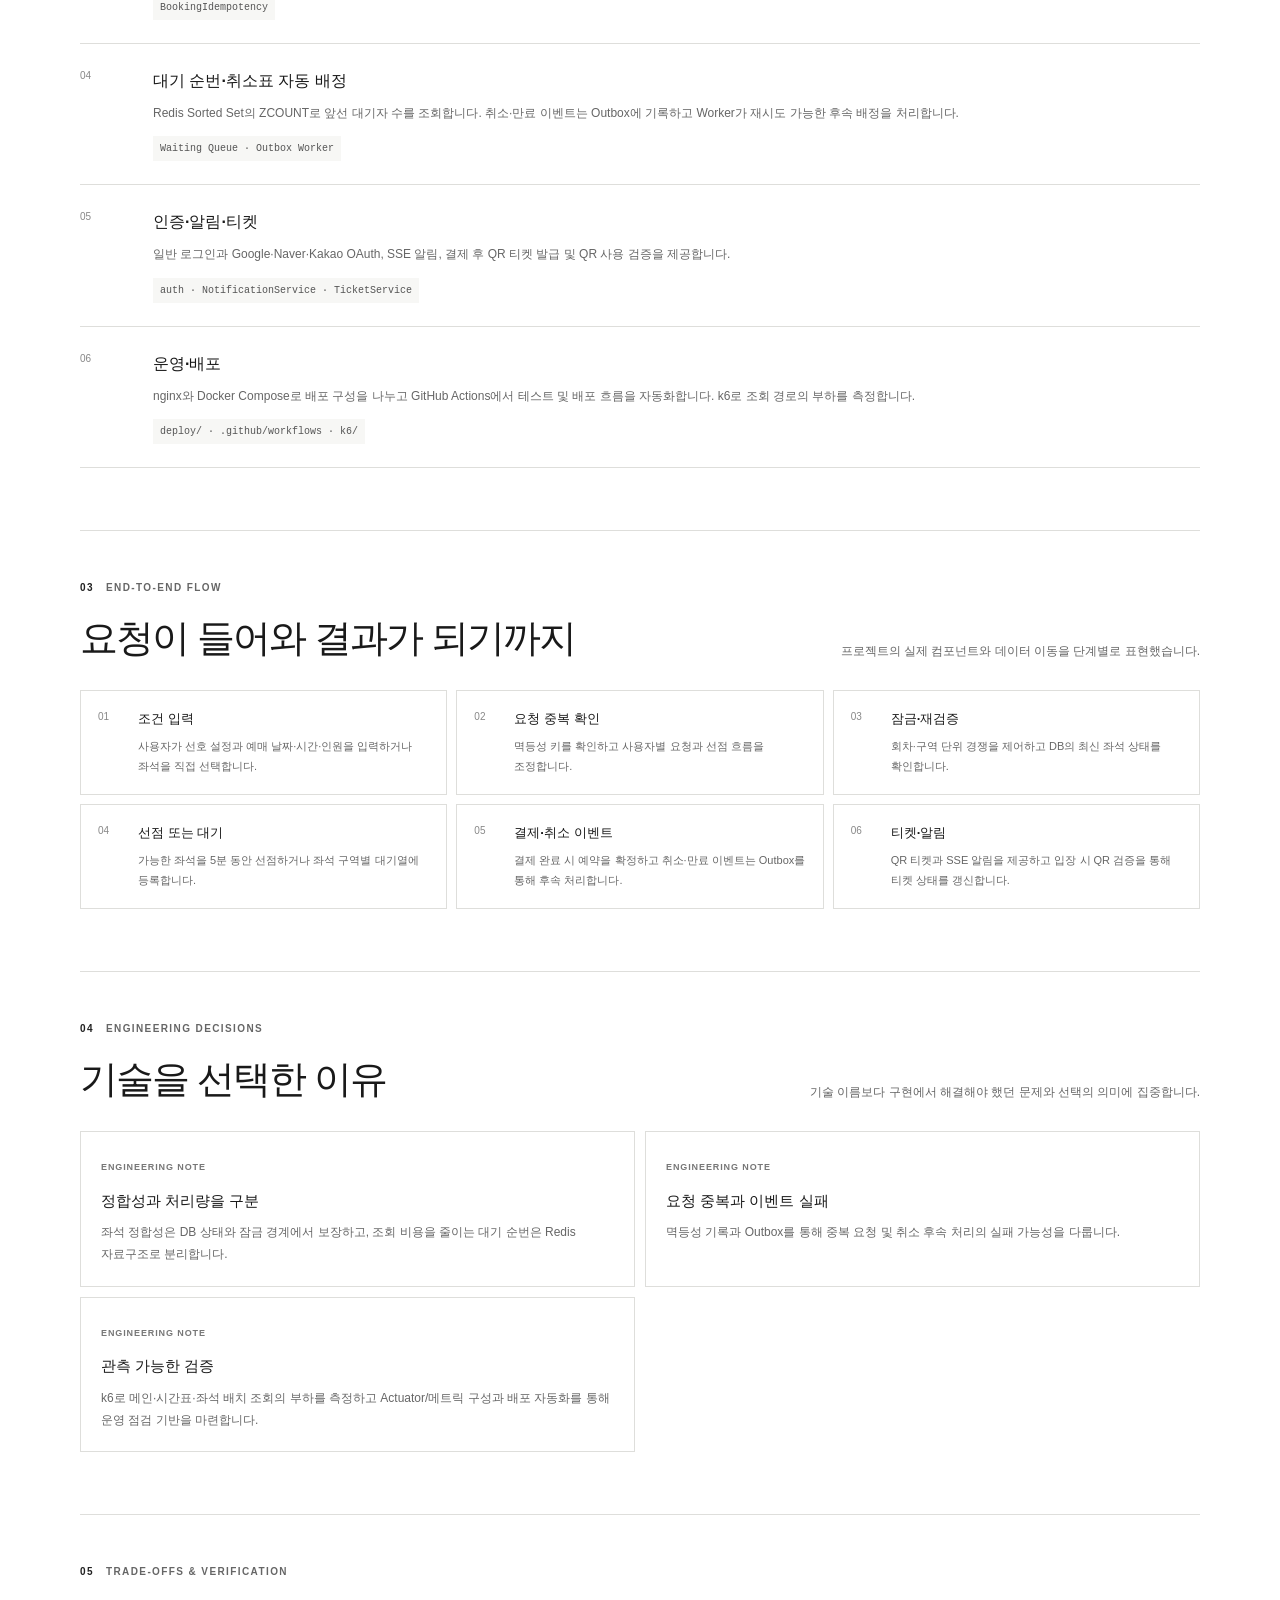
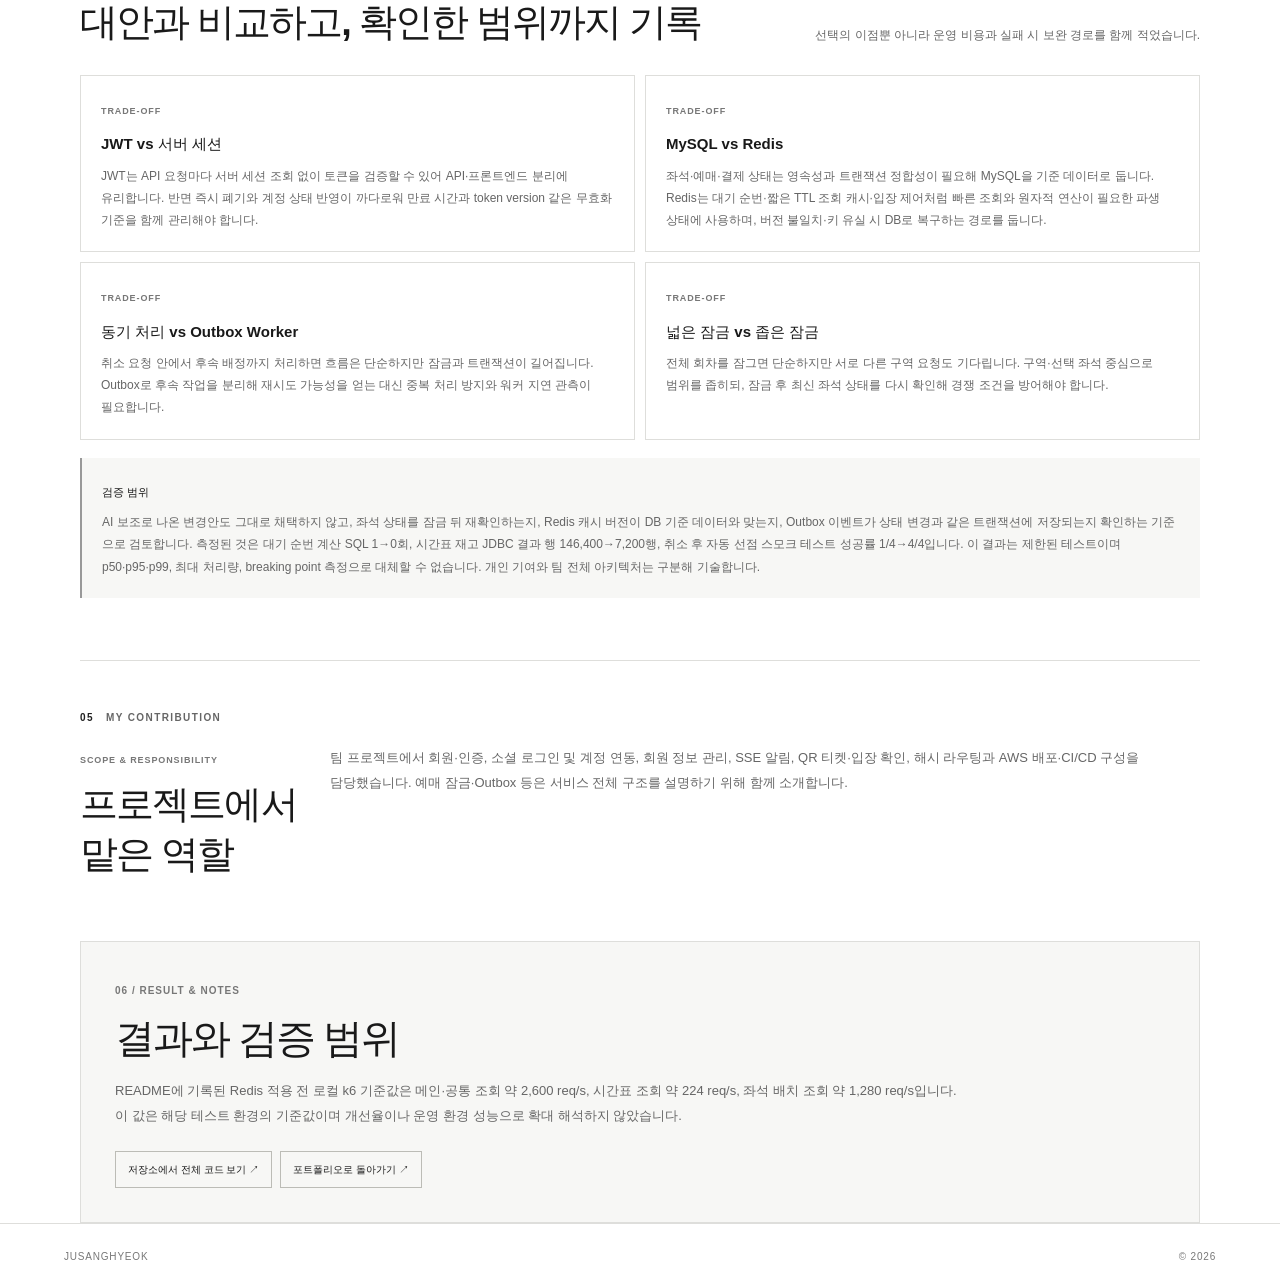
<file: project.html>
<!doctype html>
<html lang="ko">
<head>
<meta charset="utf-8">
<meta name="viewport" content="width=device-width, initial-scale=1">
<title>프로젝트 상세로 이동 — 주상혁 포트폴리오</title>
<script>
(function(){
  const pages={swing:"project-swingfit.html",game:"project-gamehub.html",ems:"project-ems.html",smart:"project-smartticketing.html",meet:"project-meetup.html"};
  const key=new URLSearchParams(location.search).get("project")||"smart";
  location.replace(pages[key]||pages.smart);
})();
</script>
  <link rel="stylesheet" href="portfolio.css?v=20261026">
</head>
<body>
<p>프로젝트별 상세 페이지로 이동합니다. <a href="project-smartticketing.html">SmartTicketing 상세 보기</a></p>
</body>
</html>
</file>
<file: portfolio.css>
/* Portfolio stylesheet rebuilt from a single source of truth. */
:root{
 --ink:#191919;--muted:#666;--quiet:#858585;--line:#dededb;--line-dark:#bcbcb6;
 --paper:#fff;--panel:#f7f7f5;--panel-2:#efefec;--accent:#171717;
 --gutter:clamp(22px,5vw,76px);--content:1320px;--section-gap:clamp(76px,9vw,132px);
 color-scheme:light;font-family:Inter,Pretendard,-apple-system,BlinkMacSystemFont,"Segoe UI",sans-serif;
 font-synthesis:none;text-rendering:optimizeLegibility;-webkit-font-smoothing:antialiased
}
*{box-sizing:border-box}
html{scroll-behavior:smooth;scroll-padding-top:90px}
body{margin:0;background:var(--paper);color:var(--ink);font-size:15px;line-height:1.7}
body,button,input,textarea{font-family:Inter,Pretendard,-apple-system,BlinkMacSystemFont,"Segoe UI",sans-serif}
a{color:inherit;text-decoration:none}button{color:inherit}img,video{display:block;max-width:100%}
h1,h2,h3,h4,p{margin-top:0}p{color:var(--muted)}button,a{-webkit-tap-highlight-color:transparent}
button{font:inherit}::selection{background:#222;color:#fff}:focus-visible{outline:2px solid #555;outline-offset:4px}
.section{width:min(var(--content),calc(100% - var(--gutter)*2));margin-inline:auto}
.site-header{position:sticky;top:0;z-index:100;display:flex;align-items:center;justify-content:space-between;gap:24px;width:100%;min-height:70px;padding:0 var(--gutter);border-bottom:1px solid var(--line);background:rgba(255,255,255,.96);backdrop-filter:blur(14px)}
.brand{flex:0 0 auto;font-size:12px;font-weight:850;letter-spacing:.13em;white-space:nowrap}.brand span{color:#8b8b84}
.site-header nav{display:flex;align-items:center;justify-content:flex-end;gap:clamp(16px,2.7vw,38px);margin-left:auto}
.site-header nav a{display:inline-flex;align-items:center;min-height:70px;color:#565656;font-size:10px;font-weight:750;letter-spacing:.1em;text-transform:uppercase;white-space:nowrap}
.site-header nav a:hover{color:#000}
.hero{display:grid;grid-template-columns:minmax(0,1.15fr) minmax(300px,.85fr);align-items:center;column-gap:clamp(42px,7vw,100px);row-gap:18px;min-height:min(690px,calc(100svh - 70px));padding-block:66px 76px}
.eyebrow,.section-label,.visual-title,.detail-section-label,.detail-eyebrow,.github-kicker,.mini-label{color:var(--muted);font-size:10px;font-weight:780;letter-spacing:.14em;text-transform:uppercase}
.hero>.eyebrow{grid-column:1/-1;align-self:end;margin-bottom:0}.hero-main{min-width:0}.hero-terminal{grid-column:2;grid-row:2}
.hero h1{margin:0 0 22px;font-size:clamp(43px,6.1vw,82px);font-weight:640;line-height:1.12;letter-spacing:-.075em}
.hero h1 em,.contact h2 em{color:#777;font-style:normal}
.hero-copy{max-width:650px;margin-bottom:14px;font-size:clamp(15px,1.4vw,18px);line-height:1.85;word-break:keep-all}
.scroll-link{display:inline-flex;align-items:center;min-height:28px;padding:0 0 3px;border-bottom:1px solid var(--ink);font-size:10px;font-weight:780;letter-spacing:.12em;line-height:1.3}
.hero-terminal{align-self:center;overflow:hidden;border:1px solid #333;background:#171717;color:#f5f5f2;box-shadow:12px 14px 0 #efefec}
.terminal-bar{display:flex;align-items:center;gap:6px;min-height:38px;padding:0 14px;border-bottom:1px solid #373737}
.terminal-dot{width:7px;height:7px;border-radius:50%;background:#777}.terminal-dot:nth-child(2){background:#aaa}.terminal-dot:nth-child(3){background:#555}
.terminal-label{margin-left:8px;color:#aaa;font:10px/1.2 ui-monospace,SFMono-Regular,Menlo,monospace}
.terminal-body{padding:clamp(18px,3vw,30px)}.terminal-prompt{margin-bottom:17px;color:#aaa;font:11px/1.5 ui-monospace,SFMono-Regular,Menlo,monospace}
.terminal-name{margin-bottom:28px;font-size:clamp(23px,2.5vw,32px);font-weight:600;line-height:1.35;letter-spacing:-.04em}
.terminal-line{display:grid;grid-template-columns:66px 1fr;gap:12px;padding:11px 0;border-top:1px solid #383838;font-size:11px}
.terminal-line span{color:#999;font-size:9px;letter-spacing:.12em}.terminal-line strong{font-weight:550}
.terminal-tags{display:flex;flex-wrap:wrap;gap:6px;margin-top:20px}.terminal-tags span{padding:4px 7px;border:1px solid #505050;color:#d4d4d0;font-size:8px;letter-spacing:.06em}
.about,.stack,.projects,.method,.github-activity,.contact{padding-block:var(--section-gap);border-top:1px solid var(--line)}
.section-label{margin-bottom:34px}
.about-grid{display:grid;grid-template-columns:minmax(240px,.8fr) minmax(0,1.2fr);gap:clamp(40px,8vw,120px)}
.about-grid h2,.stack-heading h2,.method>h2{margin:0;font-size:clamp(32px,4.5vw,54px);font-weight:620;line-height:1.22;letter-spacing:-.065em}
.about-grid h2 span,.github-heading h2 span{color:#777}
.lead{max-width:680px;margin:0 0 32px;font-size:17px;line-height:1.9;word-break:keep-all}
.principles{display:grid;grid-template-columns:repeat(3,minmax(0,1fr));border-top:1px solid var(--line-dark)}
.principles article{padding:21px 17px 0 0}.principles article b{color:#888;font-size:10px;letter-spacing:.1em}
.principles h3{margin:12px 0 8px;font-size:15px}.principles p{margin:0;font-size:12px;line-height:1.8;word-break:keep-all}
.stack-heading{display:flex;justify-content:space-between;align-items:end;gap:30px;margin-bottom:42px}
.stack-heading p{max-width:470px;margin:0;font-size:13px}
.stack-list{border-top:1px solid var(--line-dark)}.stack-row{display:grid;grid-template-columns:210px minmax(0,1fr);gap:30px;padding:24px 0;border-bottom:1px solid var(--line)}
.stack-category{padding-top:4px;color:#777;font-size:10px;font-weight:780;letter-spacing:.12em}
.stack-content>strong{font-size:14px;font-weight:650}.stack-content p{margin:5px 0 0;font-size:12px}
.stack-logos{display:flex;align-items:center;flex-wrap:wrap;gap:12px;margin-bottom:13px}
.stack-logos img{width:29px;height:29px;object-fit:contain;transition:transform .18s}.stack-logos img:hover{transform:translateY(-2px)}
/* Project selector and detail are one two-column component. */
.stack{padding-bottom:32px}
.projects{padding-top:32px;padding-bottom:clamp(90px,12vw,160px)}
.projects-layout{display:grid;grid-template-columns:minmax(205px,255px) minmax(0,1fr);align-items:start;gap:clamp(24px,4vw,54px)}
.project-switcher{position:sticky;top:94px;display:flex;flex-direction:column;min-width:0;border-top:1px solid var(--line-dark)}
.project-tab{display:grid;grid-template-columns:27px minmax(0,1fr) 18px;align-items:center;gap:9px;width:100%;min-height:60px;padding:14px 12px;border:0;border-bottom:1px solid var(--line);background:#fff;color:#6d6d6d;text-align:left;cursor:pointer;font-size:10px;font-weight:780;letter-spacing:.035em;transition:background .18s,color .18s,border-color .18s}
.project-tab>span:first-child{color:#999;font-size:9px;font-variant-numeric:tabular-nums}.project-tab>span:nth-child(2){min-width:0;overflow-wrap:anywhere}
.project-tab .tab-arrow{color:#999;text-align:right;opacity:0;transform:translate(-3px,3px);transition:opacity .18s,transform .18s}
.project-tab:hover{background:var(--panel);color:#111}.project-tab:hover .tab-arrow{opacity:1;transform:translate(0,0)}
.project-tab.active{border-bottom-color:#222;background:#191919;color:#fff}.project-tab.active>span:first-child,.project-tab.active .tab-arrow{color:#ccc}.project-tab.active .tab-arrow{opacity:1;transform:none}
.project-detail{min-width:0;scroll-margin-top:92px}.project-card{min-width:0;padding:clamp(22px,3.2vw,42px);border:1px solid var(--line);background:#fff}
.project-head{display:flex;justify-content:space-between;gap:15px;margin-bottom:22px;color:#777;font-size:9px;font-weight:780;letter-spacing:.12em}
.project-title{max-width:900px;margin:0 0 20px;font-size:clamp(28px,3.7vw,46px);font-weight:640;line-height:1.22;letter-spacing:-.06em;word-break:keep-all}
.project-actions{display:flex;flex-wrap:wrap;gap:7px;margin:20px 0 24px}
.project-action{display:inline-flex;align-items:center;justify-content:center;min-height:35px;padding:7px 11px;border:1px solid var(--line-dark);color:#333;font-size:10px;font-weight:700;transition:background .18s,color .18s,border-color .18s}
.project-action:hover,.project-action-primary{border-color:#222;background:#222;color:#fff}.project-action-primary:hover{background:#444}
.project-summary{max-width:900px;margin-bottom:20px;font-size:14px;line-height:1.9;word-break:keep-all}
.tags,.detail-tags{display:flex;flex-wrap:wrap;gap:6px}.tags span,.detail-tags span{padding:5px 8px;border:1px solid var(--line);color:#555;font-size:9px;line-height:1.5}
.detail-grid{display:grid;grid-template-columns:repeat(2,minmax(0,1fr));gap:24px;margin-top:32px}
.detail-grid section{min-width:0;padding-top:17px;border-top:1px solid var(--line-dark)}
.mini-label{display:block;margin-bottom:9px;color:#777;font-size:9px}
.detail-grid p,.project-result p{margin:0;font-size:12px;line-height:1.9;word-break:keep-all}
.visual-section{min-width:0;margin-top:42px}.visual-title{display:flex;justify-content:space-between;align-items:center;gap:16px;margin-bottom:14px;color:#222}
.visual-title small{color:#777;font-size:10px;font-weight:500;letter-spacing:0;text-transform:none}
.diagram{min-width:0;overflow-x:auto;padding:clamp(12px,2vw,22px);border:1px solid var(--line);background:#fafaf8}
.arch-map{display:flex;flex-direction:column;align-items:stretch;gap:8px;min-width:0}
.arch-lane{position:relative;display:flex;align-items:stretch;justify-content:center;gap:9px;min-width:0}
.arch-lane-label{flex:0 0 105px;display:flex;align-items:center;color:#777;font-size:9px;font-weight:780;letter-spacing:.06em}
.arch-node{flex:1 1 0;min-width:0;display:flex;flex-direction:column;justify-content:center;gap:5px;padding:13px 12px;border:1px solid #c9c9c4;background:#fff}
.arch-node b{font-size:11px;font-weight:750;line-height:1.5;overflow-wrap:anywhere}.arch-node small{color:#666;font-size:10px;line-height:1.55;overflow-wrap:anywhere}
.arch-node.primary{border-color:#a9a9a3;background:#f0f0ed}.arch-node.database{border-color:#b1c0ae;background:#f0f5ee}.arch-node.cache{border-color:#d2c49e;background:#faf6e9}.arch-node.async{border-color:#c4b9d3;background:#f5f1f9}.arch-node.fallback{border-color:#d7b7a6;background:#fbf2ed}
.arch-connector{display:flex;flex-direction:column;align-items:center;gap:2px;color:#777;font-size:9px;text-align:center}.arch-connector i{display:block;width:1px;height:13px;background:#999}
.arch-link{align-self:center;color:#777;font-size:9px;letter-spacing:.06em}.arch-note{display:grid;grid-template-columns:100px minmax(0,1fr);gap:14px;margin-top:7px;padding:13px;border-top:1px solid var(--line);color:#666;font-size:10px;line-height:1.8}.arch-note b{color:#333}
.arch-fork{padding:8px;color:#666;text-align:center;font-size:10px}
.flow-detail{display:grid;grid-template-columns:repeat(3,minmax(0,1fr));gap:8px}
.flow-step{min-width:0;padding:14px;border:1px solid var(--line);background:#fafaf8}
.flow-step-top{display:flex;align-items:flex-start;gap:9px;margin-bottom:8px;font-size:11px;font-weight:750}.flow-step-top b{color:#888;font-size:9px}
.flow-step p{margin:0;font-size:10px;line-height:1.75;word-break:keep-all}
.flow-step.cache{background:#faf6e9}.flow-step.database{background:#f0f5ee}.flow-step.async{background:#f5f1f9}
.flow-arrow{align-self:center;color:#888}.sequence{display:grid;grid-template-columns:repeat(5,minmax(0,1fr));border:1px solid var(--line)}
.sequence-item,.sequence>div{display:flex;flex-direction:column;gap:9px;min-width:0;min-height:94px;padding:13px;border-right:1px solid var(--line);border-bottom:1px solid var(--line)}
.sequence-item:nth-child(5n),.sequence>div:nth-child(5n){border-right:0}
.sequence-item:nth-child(n+6),.sequence>div:nth-child(n+6){border-top:1px solid var(--line)}
.sequence-item b,.sequence>div b{color:#888;font-size:9px}.sequence-item span,.sequence>div span{font-size:10px;font-weight:650;line-height:1.6;overflow-wrap:anywhere}
@media(max-width:900px){.sequence{grid-template-columns:repeat(3,minmax(0,1fr))}.sequence-item:nth-child(5n),.sequence>div:nth-child(5n){border-right:1px solid var(--line)}.sequence-item:nth-child(3n),.sequence>div:nth-child(3n){border-right:0}.sequence-item:nth-child(n+4),.sequence>div:nth-child(n+4){border-top:1px solid var(--line)}.sequence-item:nth-child(n+6),.sequence>div:nth-child(n+6){border-top:0}.sequence-item:nth-child(n+4):nth-child(3n+1),.sequence>div:nth-child(n+4):nth-child(3n+1){border-top:1px solid var(--line)}}
@media(max-width:560px){.sequence{grid-template-columns:repeat(2,minmax(0,1fr))}.sequence-item:nth-child(3n),.sequence>div:nth-child(3n){border-right:1px solid var(--line)}.sequence-item:nth-child(2n),.sequence>div:nth-child(2n){border-right:0}.sequence-item:nth-child(n+4),.sequence>div:nth-child(n+4){border-top:0}.sequence-item:nth-child(n+3),.sequence>div:nth-child(n+3){border-top:1px solid var(--line)}}
.project-result{display:grid;grid-template-columns:145px minmax(0,1fr);gap:16px 22px;margin-top:40px;padding:19px 0;border-top:1px solid var(--line-dark);border-bottom:1px solid var(--line-dark)}
.project-result .mini-label{margin:0}.project-result p{max-width:850px}
.method>h2{margin-bottom:38px}.method-list{display:grid;grid-template-columns:repeat(4,minmax(0,1fr));border-top:1px solid var(--line-dark)}
.method-list>div{padding:22px 18px 0 0}.method-list span{color:#888;font-size:10px}.method-list h3{margin:12px 0 8px;font-size:15px}.method-list p{margin:0;font-size:12px;line-height:1.8;word-break:keep-all}
.github-heading{display:flex;align-items:end;justify-content:space-between;gap:30px;margin-bottom:34px}.github-kicker{display:block;margin-bottom:10px}
.github-heading h2{margin-bottom:16px;font-size:clamp(32px,4.5vw,54px);font-weight:620;line-height:1.2;letter-spacing:-.06em}
.github-intro{max-width:480px;margin:0;font-size:13px}.github-profile-link{flex:0 0 auto;padding-bottom:6px;border-bottom:1px solid var(--ink);font-size:10px;font-weight:780;letter-spacing:.08em}
.github-overview{display:flex;justify-content:space-between;align-items:center;gap:25px;padding:24px 0;border-top:1px solid var(--line-dark);border-bottom:1px solid var(--line)}
.github-identity{display:flex;align-items:center;gap:16px}.github-avatar{width:58px;height:58px;border:1px solid var(--line);border-radius:50%;object-fit:cover}
.github-identity .github-kicker{margin-bottom:3px;font-size:9px}.github-identity h3{margin:0;font-size:17px}.github-identity a{color:#666;font-size:11px}
.github-stats{display:flex;gap:clamp(22px,4vw,54px)}.github-stats>div,.activity-stats>div{display:flex;flex-direction:column}
.github-stats strong,.activity-stats strong{font-size:24px;font-weight:600;letter-spacing:-.04em}.github-stats span,.activity-stats span{color:#777;font-size:10px}
.contribution-panel{margin-top:24px;padding:clamp(18px,3vw,30px);border:1px solid var(--line)}
.contribution-heading{display:flex;justify-content:space-between;gap:20px}.contribution-heading h3{margin:0;font-size:16px}.activity-date{color:#777;font-size:10px}
.contribution-graph{display:block;margin:25px 0;padding:15px;overflow:hidden;border:1px solid var(--line);background:#fff}.contribution-graph img{width:100%;min-height:90px;object-fit:contain}
.activity-stats{display:flex;align-items:center;gap:clamp(20px,4vw,48px)}.activity-stats>a{margin-left:auto;padding-bottom:4px;border-bottom:1px solid var(--line-dark);font-size:11px}
.github-note,.small{margin:18px 0 0;color:#888;font-size:10px;line-height:1.8}
.contact h2{max-width:1000px;margin-bottom:40px;font-size:clamp(34px,5.7vw,70px);font-weight:620;line-height:1.25;letter-spacing:-.065em;word-break:keep-all}
.contact-links{display:grid;grid-template-columns:.7fr 1.25fr 1fr;border-top:1px solid var(--line-dark);border-bottom:1px solid var(--line-dark)}
.contact-links>a,.contact-copy{display:flex;align-items:center;justify-content:space-between;gap:12px;min-width:0;min-height:68px;padding:16px 18px;border:0;border-right:1px solid var(--line);background:#fff;color:var(--ink);text-align:left;font-size:12px;font-weight:650}
.contact-links>:last-child{border-right:0}.contact-links>a:hover,.contact-copy:hover{background:var(--panel)}.contact-copy{cursor:pointer}
.contact-copy-label,.copy-action{flex:0 0 auto;color:#777;font-size:9px;font-weight:780;letter-spacing:.08em}.contact-copy>span:nth-child(2){min-width:0;overflow-wrap:anywhere}
.copy-feedback{min-height:20px;margin:12px 0 0;font-size:11px}
footer{display:flex;justify-content:space-between;gap:20px;padding:24px var(--gutter);border-top:1px solid var(--line);color:#777;font-size:10px;letter-spacing:.08em}
/* Shared project-detail page components */
.project-detail-page{background:#fff}.detail-page-main{width:min(1120px,calc(100% - var(--gutter)*2));margin-inline:auto}
.detail-page-top{padding:30px 0 12px}.detail-back-link{display:inline-block;color:#666;font-size:10px;font-weight:780;letter-spacing:.08em}.detail-back-link:hover{color:#000}
.detail-hero{display:grid;grid-template-columns:minmax(0,1fr) 235px;align-items:start;gap:clamp(30px,6vw,75px);padding:56px 0 74px}
.detail-hero-copy{min-width:0}.detail-eyebrow{display:flex;flex-wrap:wrap;gap:10px;margin-bottom:22px}.detail-eyebrow span{color:#222}
.detail-hero h1{margin-bottom:22px;font-size:clamp(36px,5.5vw,64px);font-weight:630;line-height:1.16;letter-spacing:-.065em;word-break:keep-all}
.detail-hero-copy>p,.detail-lead{max-width:760px;margin-bottom:25px;font-size:14px;line-height:1.95;word-break:keep-all}
.detail-tags{gap:6px}.detail-side-index{display:flex;flex-direction:column;align-items:flex-start;gap:12px;margin-top:4px;padding:20px;border:1px solid var(--line);background:var(--panel)}
.detail-side-index>span{color:#777;font-size:9px;font-weight:780;letter-spacing:.1em}.detail-side-index strong{font-size:13px;line-height:1.5}
.detail-side-line{width:100%;height:1px;margin:2px 0;background:var(--line-dark)}.detail-side-index small{color:#777;font-size:9px;line-height:1.7}
.detail-side-index a{font-size:10px;font-weight:650;line-height:1.6}.detail-side-index a:hover{text-decoration:underline;text-underline-offset:3px}
.detail-hero-actions,.detail-resource-links,.detail-bottom-links{display:flex;flex-wrap:wrap;gap:8px;margin-top:22px}
.detail-primary-link,.detail-secondary-link,.detail-resource-links a,.detail-bottom-links a{display:inline-flex;align-items:center;padding:9px 12px;border:1px solid var(--line-dark);font-size:10px;font-weight:700}
.detail-primary-link{background:#222;color:#fff;border-color:#222}.detail-primary-link:hover{background:#444}.detail-secondary-link:hover,.detail-resource-links a:hover,.detail-bottom-links a:hover{background:var(--panel)}
.detail-section{padding:48px 0 62px;border-top:1px solid var(--line)}.detail-section-label{display:flex;gap:12px;margin-bottom:19px}.detail-section-label span:first-child{color:#222}
.detail-section-heading{display:flex;align-items:end;justify-content:space-between;gap:30px;margin-bottom:28px}.detail-section-heading h2{margin:0;font-size:clamp(25px,3.2vw,38px);font-weight:620;line-height:1.25;letter-spacing:-.05em;word-break:keep-all}
.detail-section-heading p{max-width:470px;margin:0;font-size:12px;line-height:1.8}
.detail-card-grid{display:grid;grid-template-columns:repeat(2,minmax(0,1fr));gap:12px}
.detail-info-card{min-width:0;padding:22px;border:1px solid var(--line);background:#fff}.detail-info-card>span{color:#777;font-size:9px;font-weight:780;letter-spacing:.1em}
.detail-info-card h3{margin:12px 0 8px;font-size:16px;line-height:1.45;letter-spacing:-.025em}.detail-info-card p{margin:0;font-size:12px;line-height:1.85;word-break:keep-all}
.detail-outcome{padding:34px;border:1px solid var(--line);background:var(--panel)}.detail-outcome>div:first-child>span{color:#777;font-size:10px;font-weight:780;letter-spacing:.1em}
.detail-outcome h2{margin:12px 0 16px;font-size:clamp(25px,3.5vw,40px);line-height:1.25;letter-spacing:-.05em}.detail-outcome>p{max-width:850px;font-size:13px;line-height:1.9}
.detail-problem-grid{display:grid;grid-template-columns:150px minmax(0,1fr);gap:20px}.detail-problem-grid>.detail-section-label{margin:0}.detail-problem-content{display:grid;grid-template-columns:repeat(2,minmax(0,1fr));gap:14px}
.detail-problem-content article{padding:22px;border:1px solid var(--line)}.detail-problem-content article>span{font-size:9px;color:#777;font-weight:780;letter-spacing:.1em}
.detail-problem-content h2{margin:12px 0;font-size:22px;line-height:1.35;letter-spacing:-.04em}.detail-problem-content p{margin:0;font-size:12px;line-height:1.9;word-break:keep-all}.detail-solution{background:var(--panel)}
.detail-feature-list{border-top:1px solid var(--line-dark)}.detail-feature{display:grid;grid-template-columns:55px minmax(0,1fr);gap:18px;padding:23px 0;border-bottom:1px solid var(--line)}
.detail-feature-index{color:#888;font-size:10px}.detail-feature h3{margin:0 0 8px;font-size:16px}.detail-feature p{margin:0 0 9px;font-size:12px;line-height:1.85;word-break:keep-all}
.detail-feature code{display:inline-block;padding:4px 7px;background:var(--panel);color:#555;font-size:10px;overflow-wrap:anywhere}
.detail-steps{display:grid;grid-template-columns:repeat(3,minmax(0,1fr));gap:9px}.detail-step{display:grid;grid-template-columns:28px minmax(0,1fr);gap:12px;padding:17px;border:1px solid var(--line)}
.detail-step>span{color:#888;font-size:10px}.detail-step h3{margin:0 0 7px;font-size:13px}.detail-step p{margin:0;font-size:11px;line-height:1.8;word-break:keep-all}
.engineering-grid{display:grid;grid-template-columns:repeat(2,minmax(0,1fr));gap:10px}.engineering-card{padding:20px;border:1px solid var(--line)}
.engineering-card>span{color:#777;font-size:9px;font-weight:780;letter-spacing:.1em}.engineering-card h3{margin:10px 0 8px;font-size:15px}.engineering-card p{margin:0;font-size:12px;line-height:1.85;word-break:keep-all}
.verification-note{margin-top:18px;padding:20px;border-left:2px solid #999;background:var(--panel)}.verification-note strong{font-size:11px}.verification-note p{margin:8px 0 0;font-size:12px;line-height:1.85}
.detail-contribution-content{display:grid;grid-template-columns:220px minmax(0,1fr);gap:30px}.detail-contribution-content h2{margin:10px 0 0;font-size:clamp(25px,3.4vw,38px);line-height:1.3;letter-spacing:-.05em}
.detail-overline{color:#777;font-size:9px;font-weight:780;letter-spacing:.1em}.detail-contribution-content>p{margin:0;font-size:13px;line-height:1.95;word-break:keep-all}
.detail-bottom-links{margin-top:22px}.detail-flow-section{margin-top:0}
.performance-footer-actions,.realtime-footer-actions{display:flex;flex-wrap:wrap;gap:9px;margin-top:24px}
.performance-footer-actions a,.realtime-footer-actions a{padding:10px 13px;border:1px solid var(--line-dark);font-size:10px;font-weight:650}
.performance-footer-actions a:hover,.realtime-footer-actions a:hover{background:var(--ink);color:#fff}
.realtime-flow-grid,.realtime-improvement-grid,.realtime-next-grid{display:grid;grid-template-columns:repeat(4,minmax(0,1fr));gap:10px;margin-top:24px}
.realtime-flow-grid article,.realtime-improvement-grid article,.realtime-next-grid article{min-width:0;padding:17px;border:1px solid var(--line)}
.realtime-flow-grid article>span,.realtime-improvement-grid article>span,.realtime-next-grid article>span{display:block;margin-bottom:10px;color:#777;font-size:9px;font-weight:780;letter-spacing:.08em}
.realtime-flow-grid strong,.realtime-improvement-grid strong,.realtime-next-grid strong{font-size:12px}
.realtime-flow-grid p,.realtime-improvement-grid p,.realtime-next-grid p{margin:8px 0 0;font-size:11px;line-height:1.75}
.realtime-callout,.realtime-open-issue{margin-top:18px;padding:18px;border-left:2px solid #999;background:var(--panel)}
.realtime-callout p,.realtime-open-issue p{margin:0;font-size:12px;line-height:1.8}.realtime-open-issue{display:grid;grid-template-columns:190px minmax(0,1fr);gap:24px}
.realtime-open-issue>div:first-child>span{color:#777;font-size:9px;font-weight:780;letter-spacing:.1em}.realtime-open-issue h3{margin:8px 0 0;font-size:16px}.realtime-open-issue p+p{margin-top:12px}
.realtime-metrics{display:grid;grid-template-columns:repeat(4,minmax(0,1fr));gap:10px}
.realtime-metrics>div{min-width:0;padding:20px;border:1px solid var(--line)}.realtime-metrics span{display:block;color:#777;font-size:9px}
.realtime-metrics strong{display:block;margin-top:8px;font-size:clamp(21px,3vw,32px);font-weight:620;letter-spacing:-.04em}.realtime-metrics p{margin:5px 0 0;font-size:10px}
.realtime-architecture{padding:clamp(12px,2.5vw,26px)}.chat-arch .realtime-monitoring-lane{padding-top:12px;border-top:1px dashed var(--line-dark)}.realtime-monitoring-lane .arch-lane-label{flex-basis:145px}
.realtime-lead{font-size:14px;line-height:1.95}.realtime-tradeoffs-section{margin-top:0}
.grafana-video-frame{margin-top:24px;border:1px solid var(--line);background:#111}.grafana-video-frame video{width:100%;max-height:620px}.grafana-video-caption{display:flex;justify-content:space-between;gap:15px;padding:12px 15px;color:#ddd;font-size:10px}.grafana-video-caption a{color:#fff}
.data-lane{align-items:stretch}.realtime-feature-grid{grid-template-columns:repeat(2,minmax(0,1fr))}.metric-rows{display:grid;gap:9px}.performance-page .detail-hero{align-items:start}.realtime-chat-page .detail-section{scroll-margin-top:90px}
/* Performance reports */
.performance-intro{max-width:760px}.performance-visual{display:grid;grid-template-columns:repeat(3,minmax(0,1fr));gap:10px;margin-top:24px}
.performance-visual-card{min-width:0;padding:20px;border:1px solid var(--line)}.performance-visual-card>span,.performance-visual-card>small,.performance-visual-card em,.performance-visual-values{color:#777;font-size:10px}
.performance-visual-values{display:flex;align-items:center;gap:9px;margin-top:10px}.performance-visual-values strong,.performance-visual-values b{color:var(--ink);font-size:22px}.performance-visual-values .before{color:#777}.performance-visual-values .arrow{color:#999}
.performance-visual-card em{display:block;margin-top:12px;font-style:normal;line-height:1.7}
.performance-summary{display:grid;grid-template-columns:repeat(4,minmax(0,1fr));gap:8px;margin-top:28px}
.performance-summary article{min-width:0;padding:17px;border:1px solid var(--line)}.performance-summary article>span{display:block;color:#777;font-size:9px;font-weight:780}
.performance-summary strong{display:block;margin:9px 0 4px;font-size:clamp(21px,3vw,31px);font-weight:620;letter-spacing:-.04em}.performance-summary p{margin:0;font-size:10px;line-height:1.7}
.performance-grid{display:grid;grid-template-columns:repeat(2,minmax(0,1fr));gap:12px}.performance-card{min-width:0;padding:22px;border:1px solid var(--line)}
.performance-card-top{display:flex;flex-wrap:wrap;justify-content:space-between;gap:8px;margin-bottom:18px}.performance-index{color:#777;font-size:9px;font-weight:780;letter-spacing:.08em}
.performance-tag{padding:3px 7px;background:var(--panel-2);color:#555;font-size:9px}.performance-card h3{margin-bottom:9px;font-size:19px;letter-spacing:-.03em}
.performance-card>p{font-size:12px;line-height:1.8}.metric-title{margin:20px 0 10px;font-size:11px;font-weight:700}
.metric-row{display:grid;grid-template-columns:58px minmax(40px,1fr) auto;align-items:center;gap:10px;margin:9px 0}
.metric-name,.metric-value{font-size:10px}.metric-track{height:7px;overflow:hidden;background:#e8e8e5}.metric-bar{height:100%;background:#333}.metric-bar.after{background:#999}
.performance-result{display:flex;flex-direction:column;gap:4px;margin-top:20px;padding-top:15px;border-top:1px solid var(--line)}
.performance-result>span{color:#777;font-size:10px}.performance-result strong{font-size:14px}.performance-result-grid{margin-top:25px}
.performance-note{margin-top:18px;padding:17px 18px;border:1px solid var(--line);background:var(--panel);color:#666;font-size:11px;line-height:1.8}.performance-note strong{color:#222}
.dispatch-grid{display:grid;grid-template-columns:repeat(2,minmax(0,1fr));gap:12px}.dispatch-metric{margin:22px 0 5px;font-size:30px;font-weight:650;letter-spacing:-.04em}.dispatch-metric span{color:#777}.dispatch-sub{font-size:11px!important}
.performance-details{margin-top:18px;border:1px solid var(--line)}.performance-details summary{padding:15px 18px;cursor:pointer;font-size:12px;font-weight:650}
.performance-detail-body{padding:0 18px 18px}.performance-detail-body h3{margin:18px 0 6px;font-size:12px}.performance-detail-body p{margin:0 0 10px;font-size:11px;line-height:1.8}
.performance-table-wrap{overflow-x:auto;border:1px solid var(--line)}.performance-table{width:100%;border-collapse:collapse;text-align:left;font-size:12px}
.performance-table th,.performance-table td{padding:13px 16px;border-bottom:1px solid var(--line)}.performance-table th{background:var(--panel);color:#666;font-size:9px;letter-spacing:.08em}
.performance-table tr:last-child td{border-bottom:0}.performance-table td:last-child{font-weight:650;font-variant-numeric:tabular-nums}
.test-condition-grid{grid-template-columns:repeat(4,minmax(0,1fr))}.condition-stat{margin-top:12px!important}.condition-stat span{display:block;color:#777;font-size:10px}.condition-footnote{margin-top:12px;font-size:10px}
/* Responsive layouts */
@media(max-width:1050px){
 .projects-layout{grid-template-columns:205px minmax(0,1fr);gap:24px}.project-card{padding:24px}
 .flow-detail{grid-template-columns:repeat(2,minmax(0,1fr))}.realtime-flow-grid,.realtime-improvement-grid,.realtime-next-grid{grid-template-columns:repeat(2,minmax(0,1fr))}
 .realtime-metrics,.performance-summary{grid-template-columns:repeat(2,minmax(0,1fr))}
}
@media(max-width:760px){
 :root{--gutter:22px;--section-gap:76px}
 .site-header{min-height:62px;gap:14px}.site-header nav{gap:clamp(10px,2.5vw,20px)}.site-header nav a{min-height:62px;font-size:9px;letter-spacing:.025em}.brand{font-size:10px;letter-spacing:.08em}
 .hero{grid-template-columns:minmax(0,1fr);min-height:auto;gap:34px;padding-block:60px 78px}.hero-main,.hero-terminal{grid-column:1;grid-row:auto}.hero>.eyebrow{grid-column:auto}.hero h1{font-size:clamp(40px,9vw,62px)}.hero-terminal{width:min(100%,560px)}
 .about-grid{grid-template-columns:1fr;gap:30px}.stack-heading{align-items:flex-start;flex-direction:column}.stack-row{grid-template-columns:150px minmax(0,1fr)}
 .projects-layout{grid-template-columns:minmax(0,1fr);gap:22px}.project-switcher{position:relative;top:auto;display:grid;grid-template-columns:repeat(2,minmax(0,1fr));border-top:1px solid var(--line-dark)}
 .project-tab{min-height:52px;border-right:1px solid var(--line);padding:11px 9px;grid-template-columns:23px minmax(0,1fr) 13px;font-size:9px}
 .project-tab:nth-child(2n){border-right:0}.project-card{padding:22px 18px}.project-title{font-size:clamp(28px,6vw,40px)}
 .detail-grid{gap:18px}.sequence{grid-template-columns:repeat(2,minmax(0,1fr))}.sequence-item,.sequence>div{border-bottom:1px solid var(--line)}.sequence-item:nth-child(2n),.sequence>div:nth-child(2n){border-right:0}.sequence-item:last-child,.sequence>div:last-child{border-bottom:0}
 .method-list{grid-template-columns:repeat(2,minmax(0,1fr));gap:18px 12px}.github-heading{align-items:flex-start;flex-direction:column}.github-overview{align-items:flex-start;flex-direction:column}.github-stats{width:100%;justify-content:space-between}
 .activity-stats{flex-wrap:wrap;gap:18px 28px}.activity-stats>a{width:100%;margin-left:0}.contribution-graph{padding:7px}
 .detail-hero{grid-template-columns:minmax(0,1fr);gap:24px;padding:42px 0 52px}.detail-hero h1{font-size:clamp(36px,7vw,52px)}.detail-side-index{max-width:none}
 .detail-section{padding:38px 0 44px}.detail-section-heading{align-items:flex-start;flex-direction:column;gap:12px}
 .detail-problem-grid{grid-template-columns:minmax(0,1fr);gap:14px}.detail-problem-content{grid-template-columns:minmax(0,1fr)}.detail-steps{grid-template-columns:repeat(2,minmax(0,1fr))}
 .detail-contribution-content{grid-template-columns:minmax(0,1fr);gap:18px}.realtime-open-issue{grid-template-columns:minmax(0,1fr);gap:12px}
 .performance-grid,.dispatch-grid{grid-template-columns:minmax(0,1fr)}.performance-visual{grid-template-columns:minmax(0,1fr)}
 .detail-outcome{padding:24px 18px}.detail-page-main{width:calc(100% - 44px)}
}
@media(max-width:520px){
 :root{--gutter:18px;--section-gap:68px}
 .site-header{flex-wrap:wrap;justify-content:center;gap:0;padding-top:10px}.brand{margin-right:auto}.site-header nav{gap:14px}.site-header nav a{min-height:38px}
 .hero{padding-block:46px 64px}.hero h1{font-size:clamp(37px,10vw,50px)}.hero-copy br{display:none}
 .terminal-body{padding:19px}.about-grid h2,.stack-heading h2,.method>h2{font-size:34px}
 .principles{grid-template-columns:minmax(0,1fr)}.principles article{display:grid;grid-template-columns:32px minmax(0,1fr);gap:0 10px;padding:15px 0;border-bottom:1px solid var(--line)}
 .principles article b{grid-row:span 2;padding-top:3px}.principles h3{margin:0 0 4px}.principles p{grid-column:2}
 .stack-row{grid-template-columns:minmax(0,1fr);gap:10px;padding:20px 0}.stack-logos{margin-bottom:10px}
 .project-switcher{grid-template-columns:minmax(0,1fr)}.project-tab{border-right:0;min-height:48px}.project-tab:nth-child(2n){border-right:0}
 .project-head{font-size:8px}.project-title{font-size:29px}.detail-grid{grid-template-columns:minmax(0,1fr);gap:18px}.visual-section{margin-top:34px}
 .visual-title{align-items:flex-start;flex-direction:column;gap:4px}.diagram{padding:10px}.arch-lane{flex-direction:column}
 .arch-lane-label{flex-basis:auto;padding:0 0 2px}.arch-connector i{height:9px}.arch-node{flex:auto}.arch-note{grid-template-columns:minmax(0,1fr);gap:5px}
 .flow-detail{grid-template-columns:minmax(0,1fr)}.sequence{grid-template-columns:minmax(0,1fr)}.sequence-item,.sequence>div{min-height:0;border-right:0;border-bottom:1px solid var(--line)}
 .sequence-item:last-child,.sequence>div:last-child{border-bottom:0}.project-result{grid-template-columns:minmax(0,1fr);gap:8px}
 .method-list{grid-template-columns:repeat(2,minmax(0,1fr))}.github-stats{gap:18px}.github-stats strong,.activity-stats strong{font-size:21px}
 .contact h2{font-size:35px}.contact-links{grid-template-columns:minmax(0,1fr)}.contact-links>a,.contact-copy{min-height:56px;padding:13px 14px;border-right:0;border-bottom:1px solid var(--line)}
 .contact-links>:last-child{border-bottom:0}footer{padding-block:20px}
 .detail-card-grid,.engineering-grid{grid-template-columns:minmax(0,1fr)}.detail-feature{grid-template-columns:32px minmax(0,1fr);gap:12px}
 .detail-steps{grid-template-columns:minmax(0,1fr)}.realtime-flow-grid,.realtime-improvement-grid,.realtime-next-grid,.realtime-metrics,.performance-summary{grid-template-columns:repeat(2,minmax(0,1fr))}
 .detail-outcome{padding:22px 18px}.detail-section-heading h2{font-size:27px}.performance-table{min-width:430px}
}
@media(prefers-reduced-motion:reduce){*,*::before,*::after{scroll-behavior:auto!important;animation-duration:.01ms!important;animation-iteration-count:1!important;transition-duration:.01ms!important}}

/* Live GitHub activity */
.recent-commits{margin-top:25px;border-top:1px solid var(--line)}
.recent-commits-heading{display:flex;align-items:center;justify-content:space-between;gap:12px;padding:15px 0;color:#777;font-size:10px}
.recent-commit-list{display:grid;grid-template-columns:repeat(2,minmax(0,1fr));border-top:1px solid var(--line);border-left:1px solid var(--line)}
.recent-commit{display:flex;min-width:0;flex-direction:column;gap:8px;padding:15px;border-right:1px solid var(--line);border-bottom:1px solid var(--line);color:inherit;text-decoration:none}
.recent-commit:hover{background:var(--panel)}
.recent-commit .commit-repo{overflow:hidden;color:#777;font-size:9px;text-overflow:ellipsis;white-space:nowrap}
.recent-commit strong{display:-webkit-box;overflow:hidden;min-height:34px;font-size:11px;font-weight:650;line-height:1.55;-webkit-box-orient:vertical;-webkit-line-clamp:2}
.commit-meta{display:flex;justify-content:space-between;gap:8px;color:#777;font-size:9px}
.commit-meta code{font:inherit}.commit-empty{grid-column:1/-1;margin:0;padding:18px;border:1px solid var(--line);color:#777;font-size:11px;line-height:1.7}
@media(max-width:560px){.recent-commit-list{grid-template-columns:minmax(0,1fr)}.recent-commits-heading{align-items:flex-start;flex-direction:column;gap:5px}}


/* Backend stack hierarchy */
.stack-subgroup{display:grid;grid-template-columns:120px minmax(0,1fr);gap:14px;margin-top:16px;padding-top:14px;border-top:1px solid var(--line)}
.stack-subcategory{font-size:11px;font-weight:750;color:var(--ink);padding-top:3px}
.stack-subcontent>strong{font-size:13px;font-weight:650}
.stack-subcontent>p,.stack-detail p{margin:5px 0 0;font-size:12px;color:var(--muted)}
.stack-detail{display:grid;grid-template-columns:78px minmax(0,1fr);gap:10px;margin-top:10px;font-size:12px}
.stack-detail>span{color:var(--muted)}
@media(max-width:700px){.stack-subgroup{grid-template-columns:minmax(0,1fr);gap:8px}.stack-detail{grid-template-columns:70px minmax(0,1fr)}}
</file>
